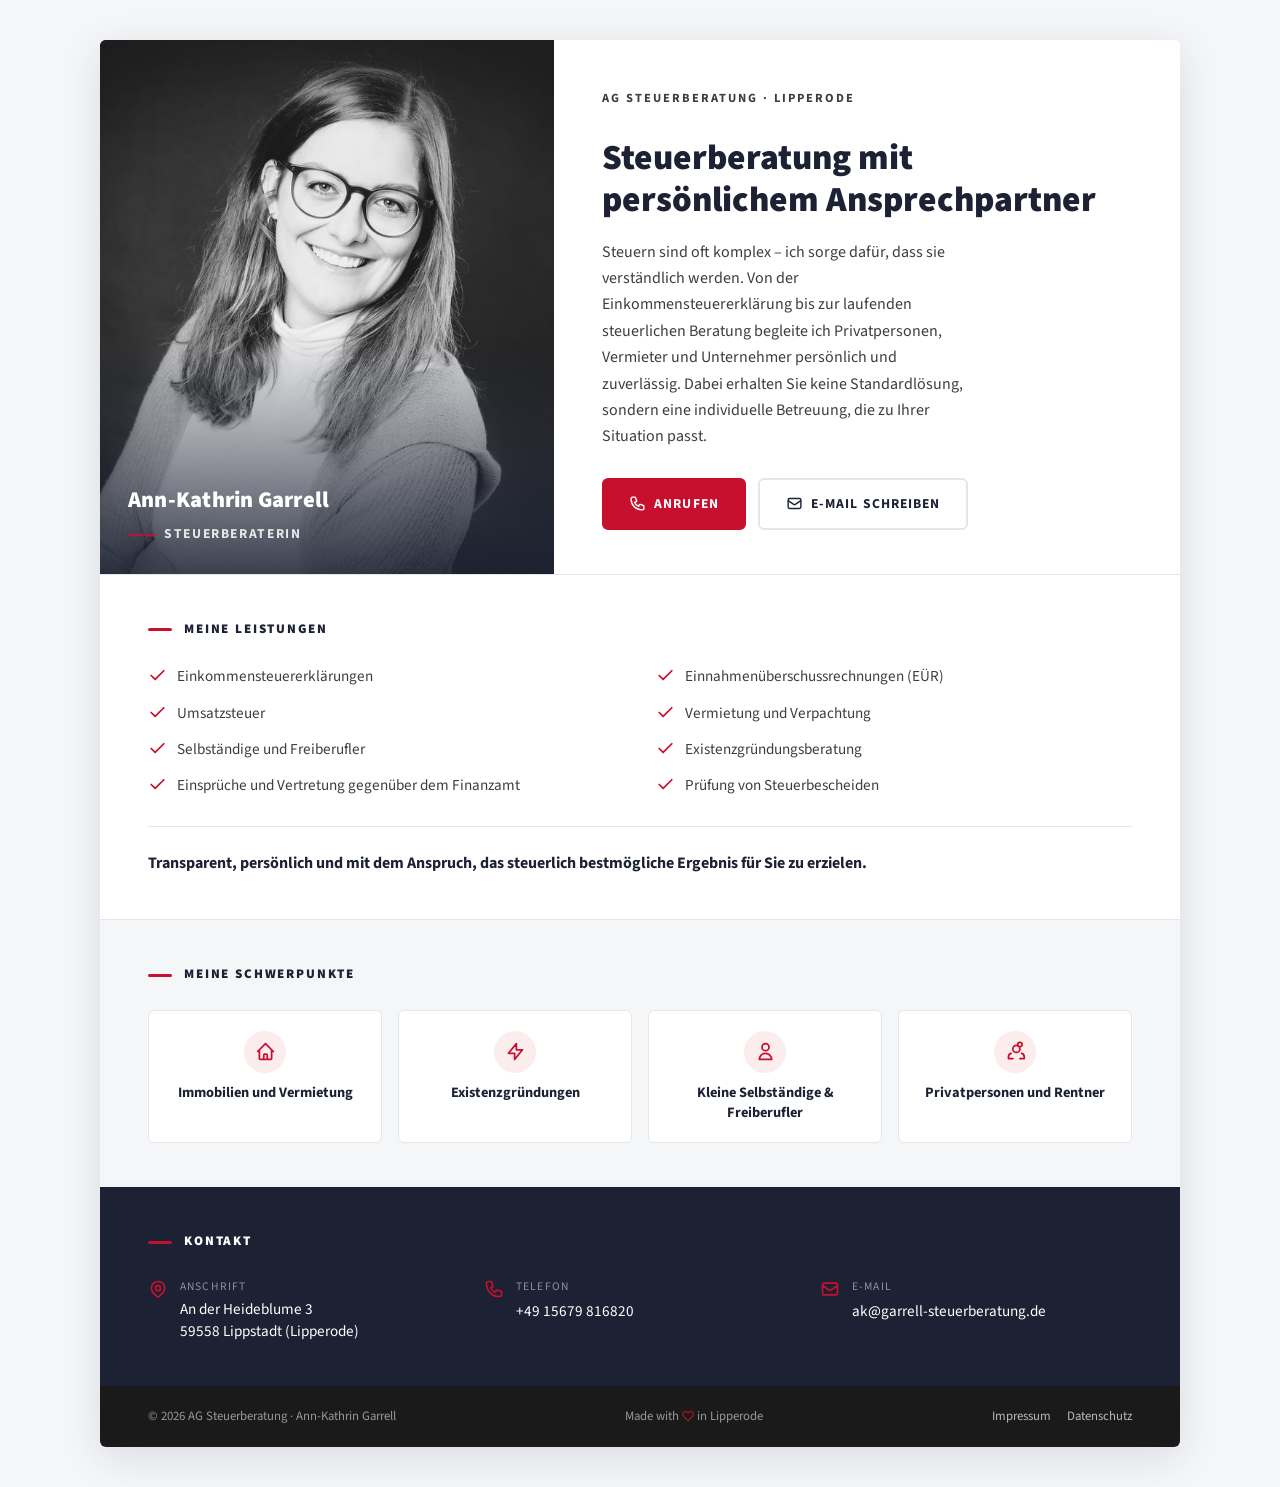
<file: index.html>
<!DOCTYPE html>
<html lang="de">
<head>
  <meta charset="UTF-8" />
  <meta name="viewport" content="width=device-width, initial-scale=1.0" />
  <meta name="description" content="AG Steuerberatung – Ann-Kathrin Garrell, Steuerberaterin in Lipperode. Steuerberatung mit persönlichem Ansprechpartner für Privatpersonen, Vermieter und Unternehmer." />
  <title>AG Steuerberatung – Ann-Kathrin Garrell</title>

  <!-- Open Graph / Link-Vorschau (WhatsApp, Facebook, LinkedIn …) -->
  <meta property="og:type" content="website" />
  <meta property="og:site_name" content="AG Steuerberatung" />
  <meta property="og:locale" content="de_DE" />
  <meta property="og:title" content="AG Steuerberatung – Ann-Kathrin Garrell" />
  <meta property="og:description" content="Steuerberatung mit persönlichem Ansprechpartner – für Privatpersonen, Vermieter und Unternehmer. Steuerberaterin in Lipperode." />
  <meta property="og:url" content="https://www.garrell-steuerberatung.de/" />
  <meta property="og:image" content="https://www.garrell-steuerberatung.de/assets/og-image.jpg" />
  <meta property="og:image:width" content="1200" />
  <meta property="og:image:height" content="630" />
  <meta property="og:image:alt" content="Ann-Kathrin Garrell, Steuerberaterin in Lipperode" />

  <!-- Twitter / X -->
  <meta name="twitter:card" content="summary_large_image" />
  <meta name="twitter:title" content="AG Steuerberatung – Ann-Kathrin Garrell" />
  <meta name="twitter:description" content="Steuerberatung mit persönlichem Ansprechpartner – für Privatpersonen, Vermieter und Unternehmer. Steuerberaterin in Lipperode." />
  <meta name="twitter:image" content="https://www.garrell-steuerberatung.de/assets/og-image.jpg" />

  <link rel="canonical" href="https://www.garrell-steuerberatung.de/" />
  <link rel="stylesheet" href="card.css" />
</head>
<body>

  <a href="#leistungen" class="skip-link">Zum Inhalt springen</a>

  <main class="card">

    <!-- ===== HERO ===== -->
    <section class="hero">
      <div class="hero-photo">
        <img src="assets/ann-kathrin-garrell.jpg" alt="Ann-Kathrin Garrell, Steuerberaterin" width="1100" height="733" />
        <div class="hero-photo-name">
          <div class="name">Ann-Kathrin Garrell</div>
          <div class="role">Steuerberaterin</div>
        </div>
      </div>

      <div class="hero-body">
        <p class="hero-eyebrow">AG Steuerberatung · Lipperode</p>
        <h1>Steuerberatung mit persönlichem Ansprechpartner</h1>
        <p>Steuern sind oft komplex – ich sorge dafür, dass sie verständlich werden. Von der Einkommensteuererklärung bis zur laufenden steuerlichen Beratung begleite ich Privatpersonen, Vermieter und Unternehmer persönlich und zuverlässig. Dabei erhalten Sie keine Standardlösung, sondern eine individuelle Betreuung, die zu Ihrer Situation passt.</p>
        <div class="hero-actions">
          <a href="tel:+4915679816820" class="btn btn-primary">
            <svg aria-hidden="true" viewBox="0 0 24 24"><path d="M3 5a2 2 0 012-2h3.28a1 1 0 01.948.684l1.498 4.493a1 1 0 01-.502 1.21l-2.257 1.13a11.042 11.042 0 005.516 5.516l1.13-2.257a1 1 0 011.21-.502l4.493 1.498a1 1 0 01.684.949V19a2 2 0 01-2 2h-1C9.716 21 3 14.284 3 6V5z"/></svg>
            Anrufen
          </a>
          <a href="mailto:ak@garrell-steuerberatung.de" class="btn btn-outline">
            <svg aria-hidden="true" viewBox="0 0 24 24"><path d="M3 8l7.89 5.26a2 2 0 002.22 0L21 8M5 19h14a2 2 0 002-2V7a2 2 0 00-2-2H5a2 2 0 00-2 2v10a2 2 0 002 2z"/></svg>
            E-Mail schreiben
          </a>
        </div>
      </div>
    </section>

    <!-- ===== LEISTUNGEN ===== -->
    <section class="section" id="leistungen" aria-labelledby="leistungen-title">
      <h2 class="section-title" id="leistungen-title">Meine Leistungen</h2>
      <ul class="leistungen-list">
        <li>
          <svg aria-hidden="true" viewBox="0 0 24 24"><path d="M20 6L9 17l-5-5"/></svg>
          Einkommensteuererklärungen
        </li>
        <li>
          <svg aria-hidden="true" viewBox="0 0 24 24"><path d="M20 6L9 17l-5-5"/></svg>
          Einnahmenüberschussrechnungen (EÜR)
        </li>
        <li>
          <svg aria-hidden="true" viewBox="0 0 24 24"><path d="M20 6L9 17l-5-5"/></svg>
          Umsatzsteuer
        </li>
        <li>
          <svg aria-hidden="true" viewBox="0 0 24 24"><path d="M20 6L9 17l-5-5"/></svg>
          Vermietung und Verpachtung
        </li>
        <li>
          <svg aria-hidden="true" viewBox="0 0 24 24"><path d="M20 6L9 17l-5-5"/></svg>
          Selbständige und Freiberufler
        </li>
        <li>
          <svg aria-hidden="true" viewBox="0 0 24 24"><path d="M20 6L9 17l-5-5"/></svg>
          Existenzgründungsberatung
        </li>
        <li>
          <svg aria-hidden="true" viewBox="0 0 24 24"><path d="M20 6L9 17l-5-5"/></svg>
          Einsprüche und Vertretung gegenüber dem Finanzamt
        </li>
        <li>
          <svg aria-hidden="true" viewBox="0 0 24 24"><path d="M20 6L9 17l-5-5"/></svg>
          Prüfung von Steuerbescheiden
        </li>
      </ul>
      <p class="leistungen-claim">Transparent, persönlich und mit dem Anspruch, das steuerlich bestmögliche Ergebnis für Sie zu erzielen.</p>
    </section>

    <!-- ===== SCHWERPUNKTE ===== -->
    <section class="section schwerpunkte" aria-labelledby="schwerpunkte-title">
      <h2 class="section-title" id="schwerpunkte-title">Meine Schwerpunkte</h2>
      <div class="schwerpunkte-grid">
        <div class="schwerpunkt">
          <div class="schwerpunkt-icon">
            <svg aria-hidden="true" viewBox="0 0 24 24"><path d="M3 12l2-2m0 0l7-7 7 7M5 10v10a1 1 0 001 1h3m10-11l2 2m-2-2v10a1 1 0 01-1 1h-3m-6 0a1 1 0 001-1v-4a1 1 0 011-1h2a1 1 0 011 1v4a1 1 0 001 1m-6 0h6"/></svg>
          </div>
          <span>Immobilien und Vermietung</span>
        </div>
        <div class="schwerpunkt">
          <div class="schwerpunkt-icon">
            <svg aria-hidden="true" viewBox="0 0 24 24"><path d="M13 10V3L4 14h7v7l9-11h-7z"/></svg>
          </div>
          <span>Existenzgründungen</span>
        </div>
        <div class="schwerpunkt">
          <div class="schwerpunkt-icon">
            <svg aria-hidden="true" viewBox="0 0 24 24"><path d="M16 7a4 4 0 11-8 0 4 4 0 018 0zM12 14a7 7 0 00-7 7h14a7 7 0 00-7-7z"/></svg>
          </div>
          <span>Kleine Selbständige &amp; Freiberufler</span>
        </div>
        <div class="schwerpunkt">
          <div class="schwerpunkt-icon">
            <svg aria-hidden="true" viewBox="0 0 24 24"><path d="M17 20h5v-2a4 4 0 00-3-3.87M9 20H4v-2a4 4 0 013-3.87m6-1.13a4 4 0 10-4-4 4 4 0 004 4zm6.5-9a2.5 2.5 0 11-5 0 2.5 2.5 0 015 0z"/></svg>
          </div>
          <span>Privatpersonen und Rentner</span>
        </div>
      </div>
    </section>

    <!-- ===== KONTAKT ===== -->
    <section class="section kontakt" aria-labelledby="kontakt-title">
      <h2 class="section-title" id="kontakt-title">Kontakt</h2>
      <div class="kontakt-grid">
        <div class="kontakt-item">
          <svg aria-hidden="true" viewBox="0 0 24 24"><path d="M17.657 16.657L13.414 20.9a1.998 1.998 0 01-2.827 0l-4.244-4.243a8 8 0 1111.314 0z"/><path d="M15 11a3 3 0 11-6 0 3 3 0 016 0z"/></svg>
          <div>
            <div class="label">Anschrift</div>
            <div class="value">An der Heideblume 3<br />59558 Lippstadt (Lipperode)</div>
          </div>
        </div>
        <div class="kontakt-item">
          <svg aria-hidden="true" viewBox="0 0 24 24"><path d="M3 5a2 2 0 012-2h3.28a1 1 0 01.948.684l1.498 4.493a1 1 0 01-.502 1.21l-2.257 1.13a11.042 11.042 0 005.516 5.516l1.13-2.257a1 1 0 011.21-.502l4.493 1.498a1 1 0 01.684.949V19a2 2 0 01-2 2h-1C9.716 21 3 14.284 3 6V5z"/></svg>
          <div>
            <div class="label">Telefon</div>
            <a href="tel:+4915679816820" class="value">+49 15679 816820</a>
          </div>
        </div>
        <div class="kontakt-item">
          <svg aria-hidden="true" viewBox="0 0 24 24"><path d="M3 8l7.89 5.26a2 2 0 002.22 0L21 8M5 19h14a2 2 0 002-2V7a2 2 0 00-2-2H5a2 2 0 00-2 2v10a2 2 0 002 2z"/></svg>
          <div>
            <div class="label">E-Mail</div>
            <a href="mailto:ak@garrell-steuerberatung.de" class="value">ak@garrell-steuerberatung.de</a>
          </div>
        </div>
      </div>
    </section>

    <!-- ===== FOOTER ===== -->
    <footer class="card-footer">
      <span>&copy; 2026 AG Steuerberatung · Ann-Kathrin Garrell</span>
      <span class="made">Made with <svg class="heart" aria-hidden="true" viewBox="0 0 24 24"><path d="M20.84 4.61a5.5 5.5 0 00-7.78 0L12 5.67l-1.06-1.06a5.5 5.5 0 00-7.78 7.78l1.06 1.06L12 21.23l7.78-7.78 1.06-1.06a5.5 5.5 0 000-7.78z"/></svg> in Lipperode</span>
      <span class="legal">
        <a href="impressum.html" class="link-btn">Impressum</a>
        <a href="datenschutz.html" class="link-btn">Datenschutz</a>
      </span>
    </footer>

  </main>
</body>
</html>
</file>
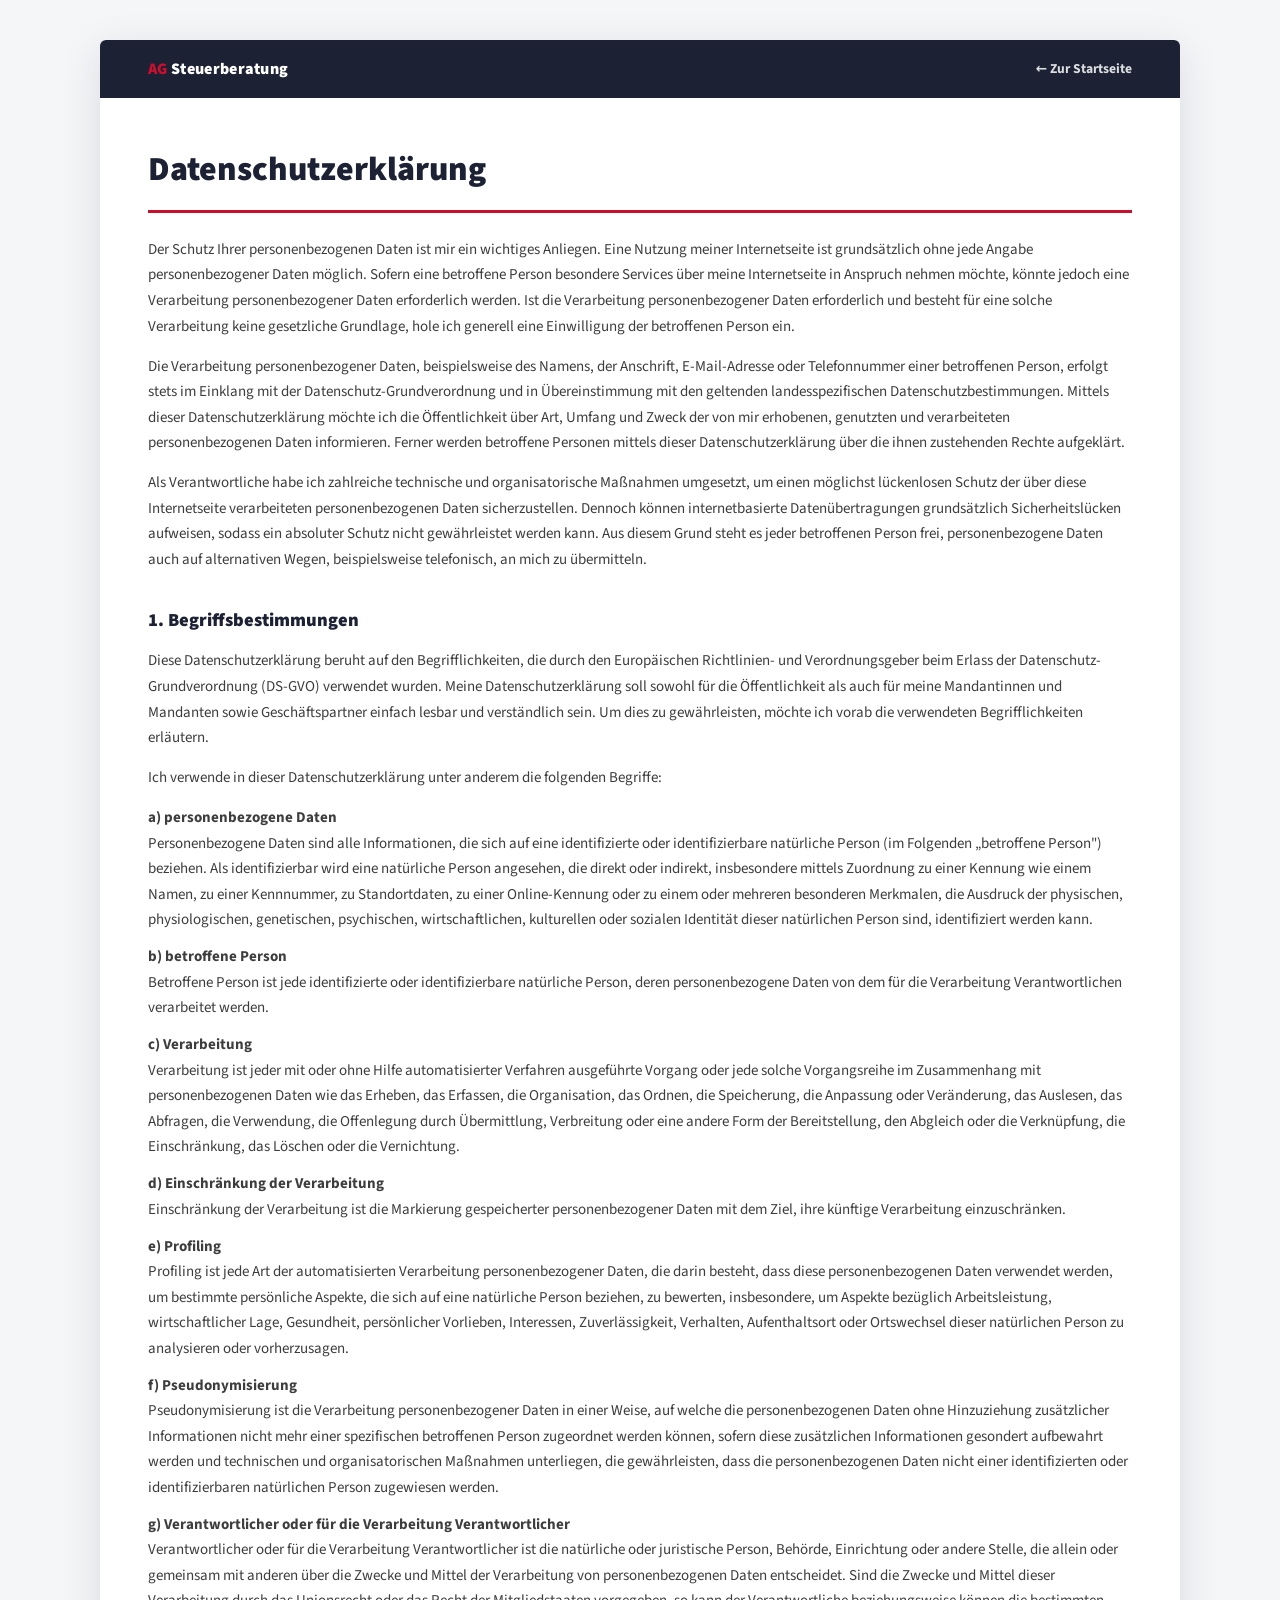
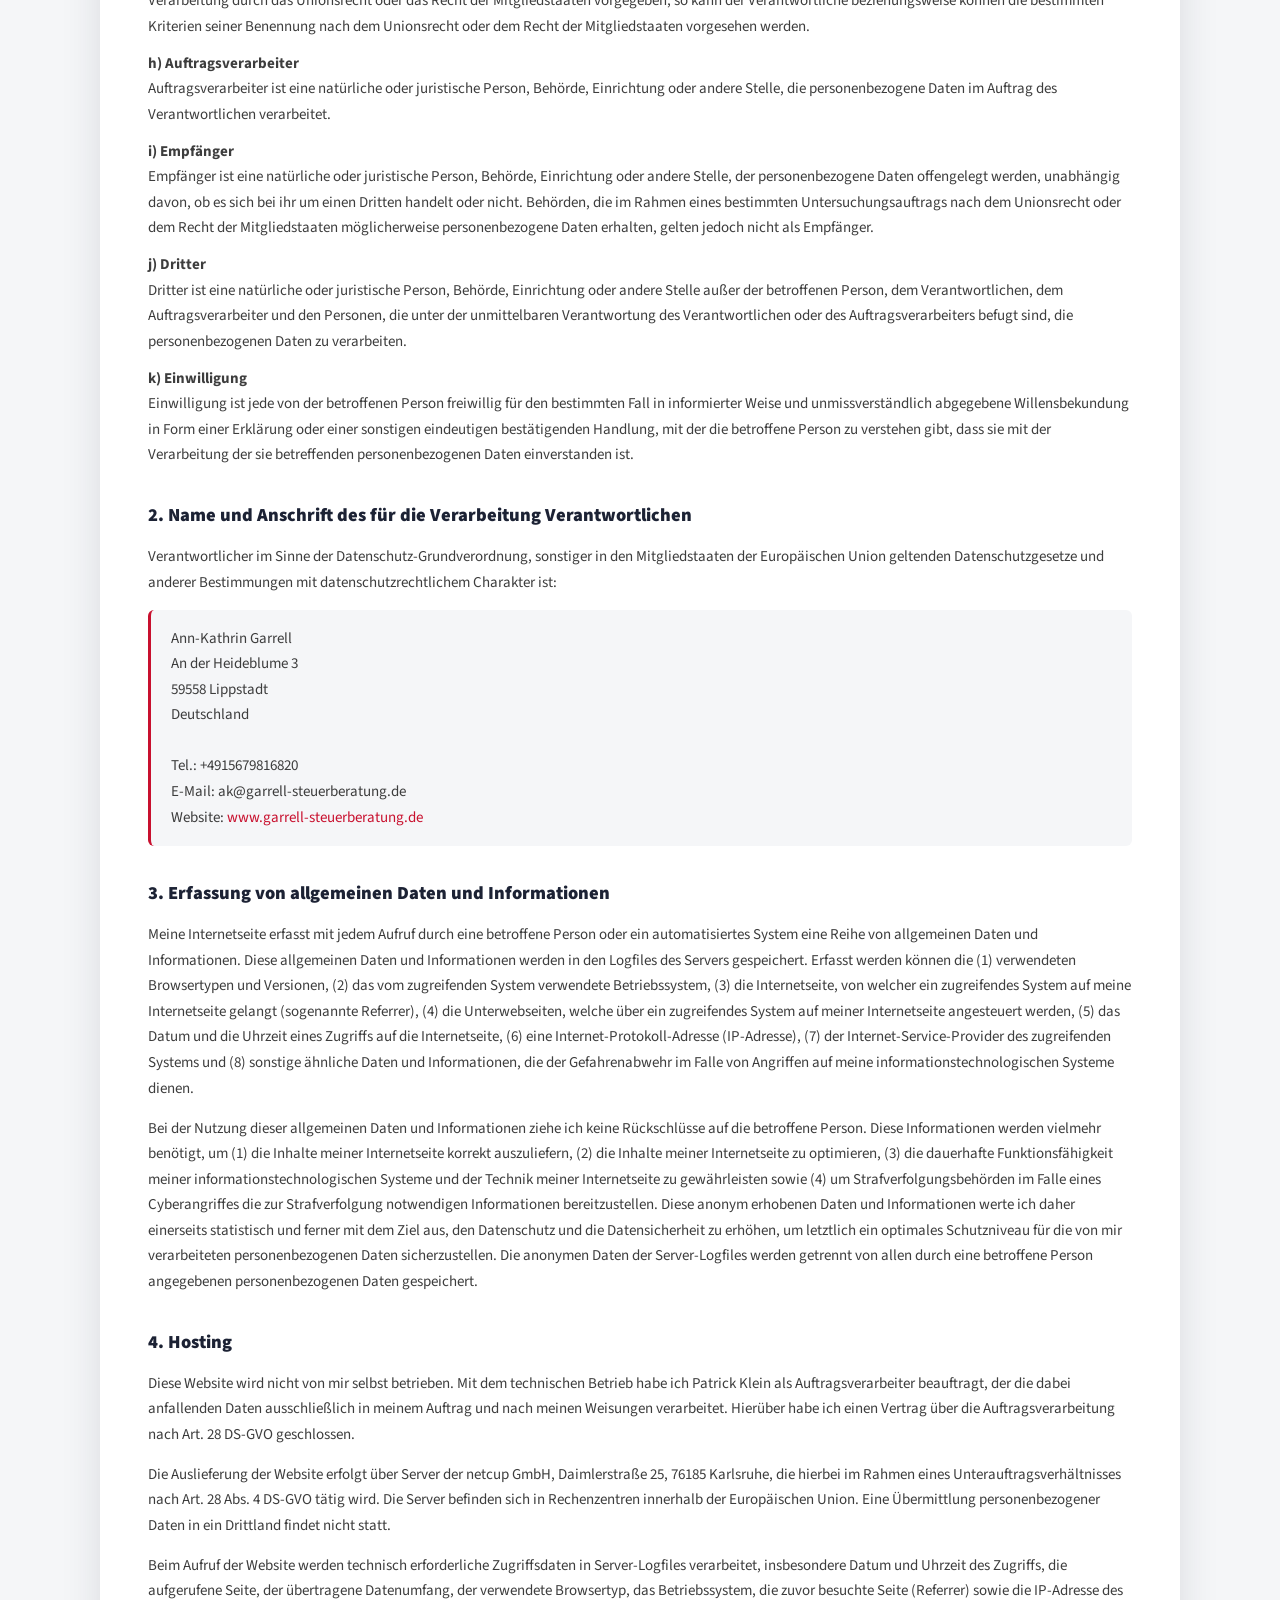
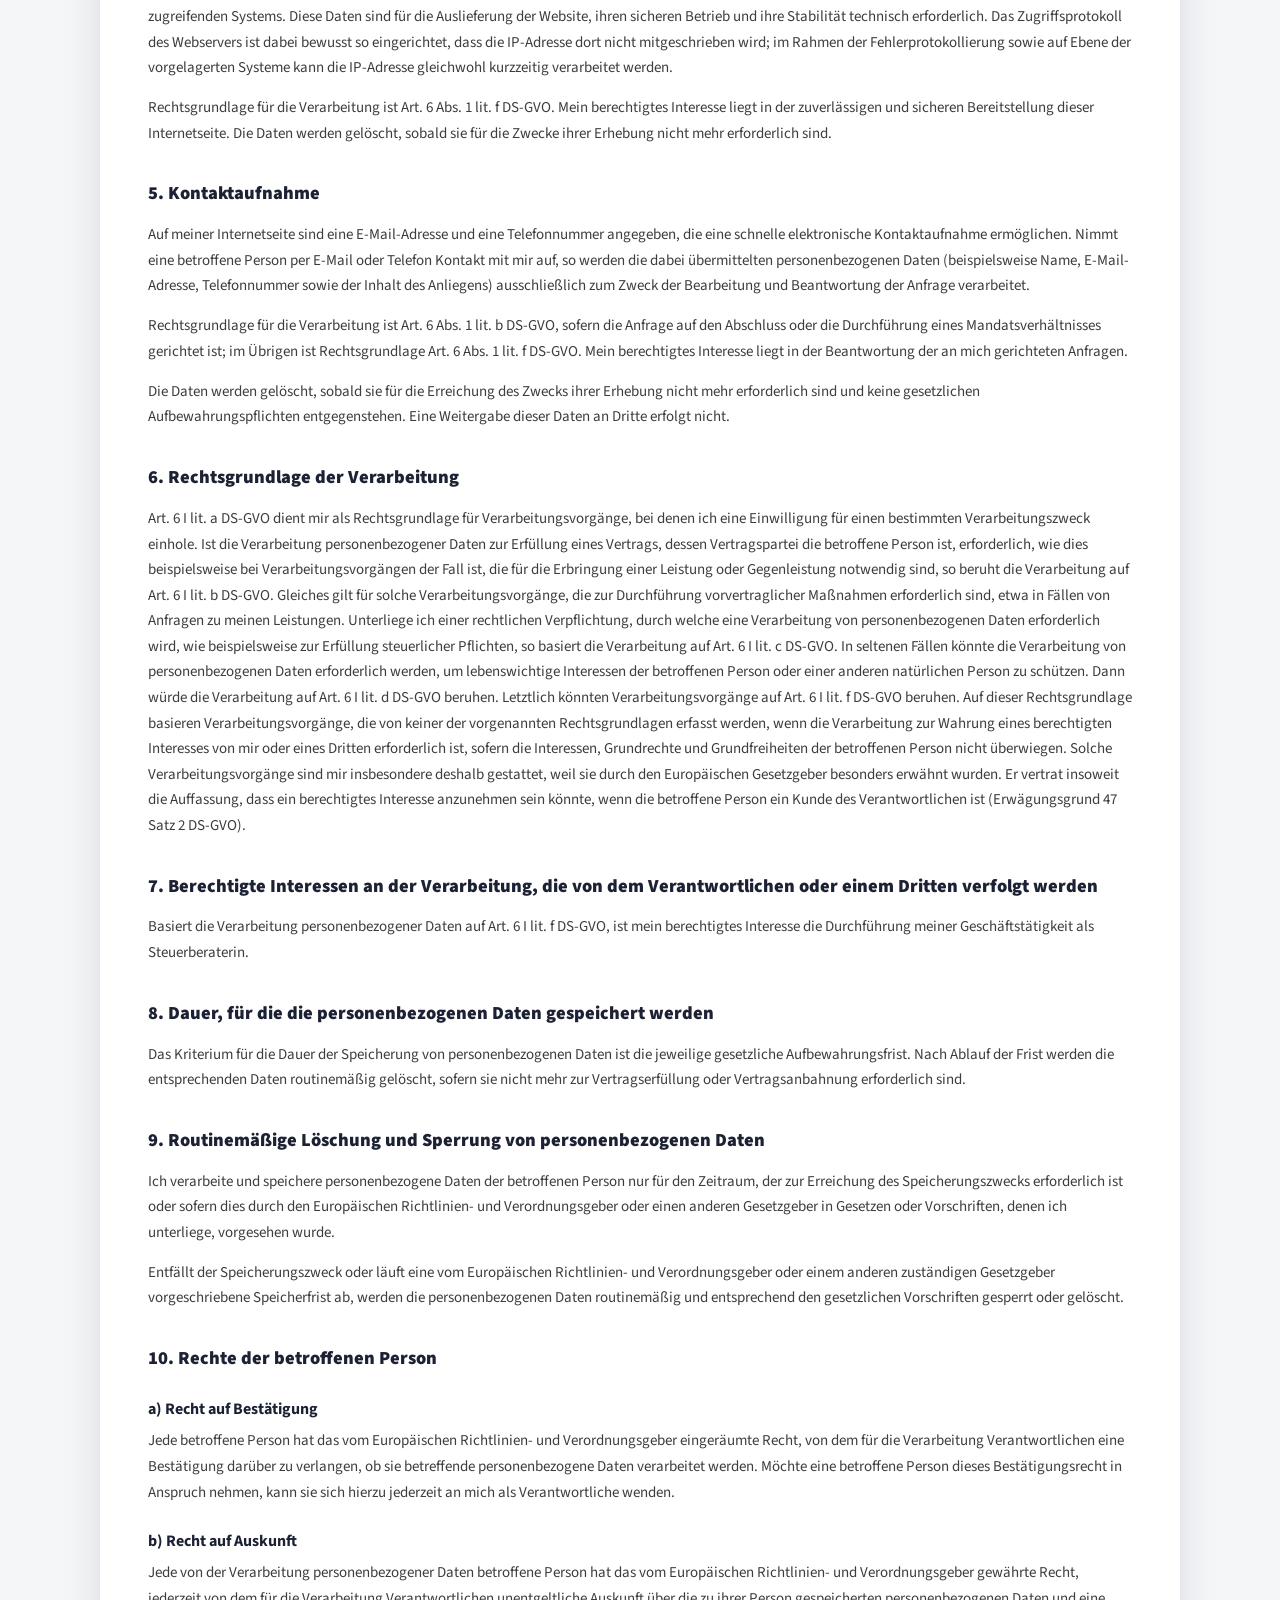
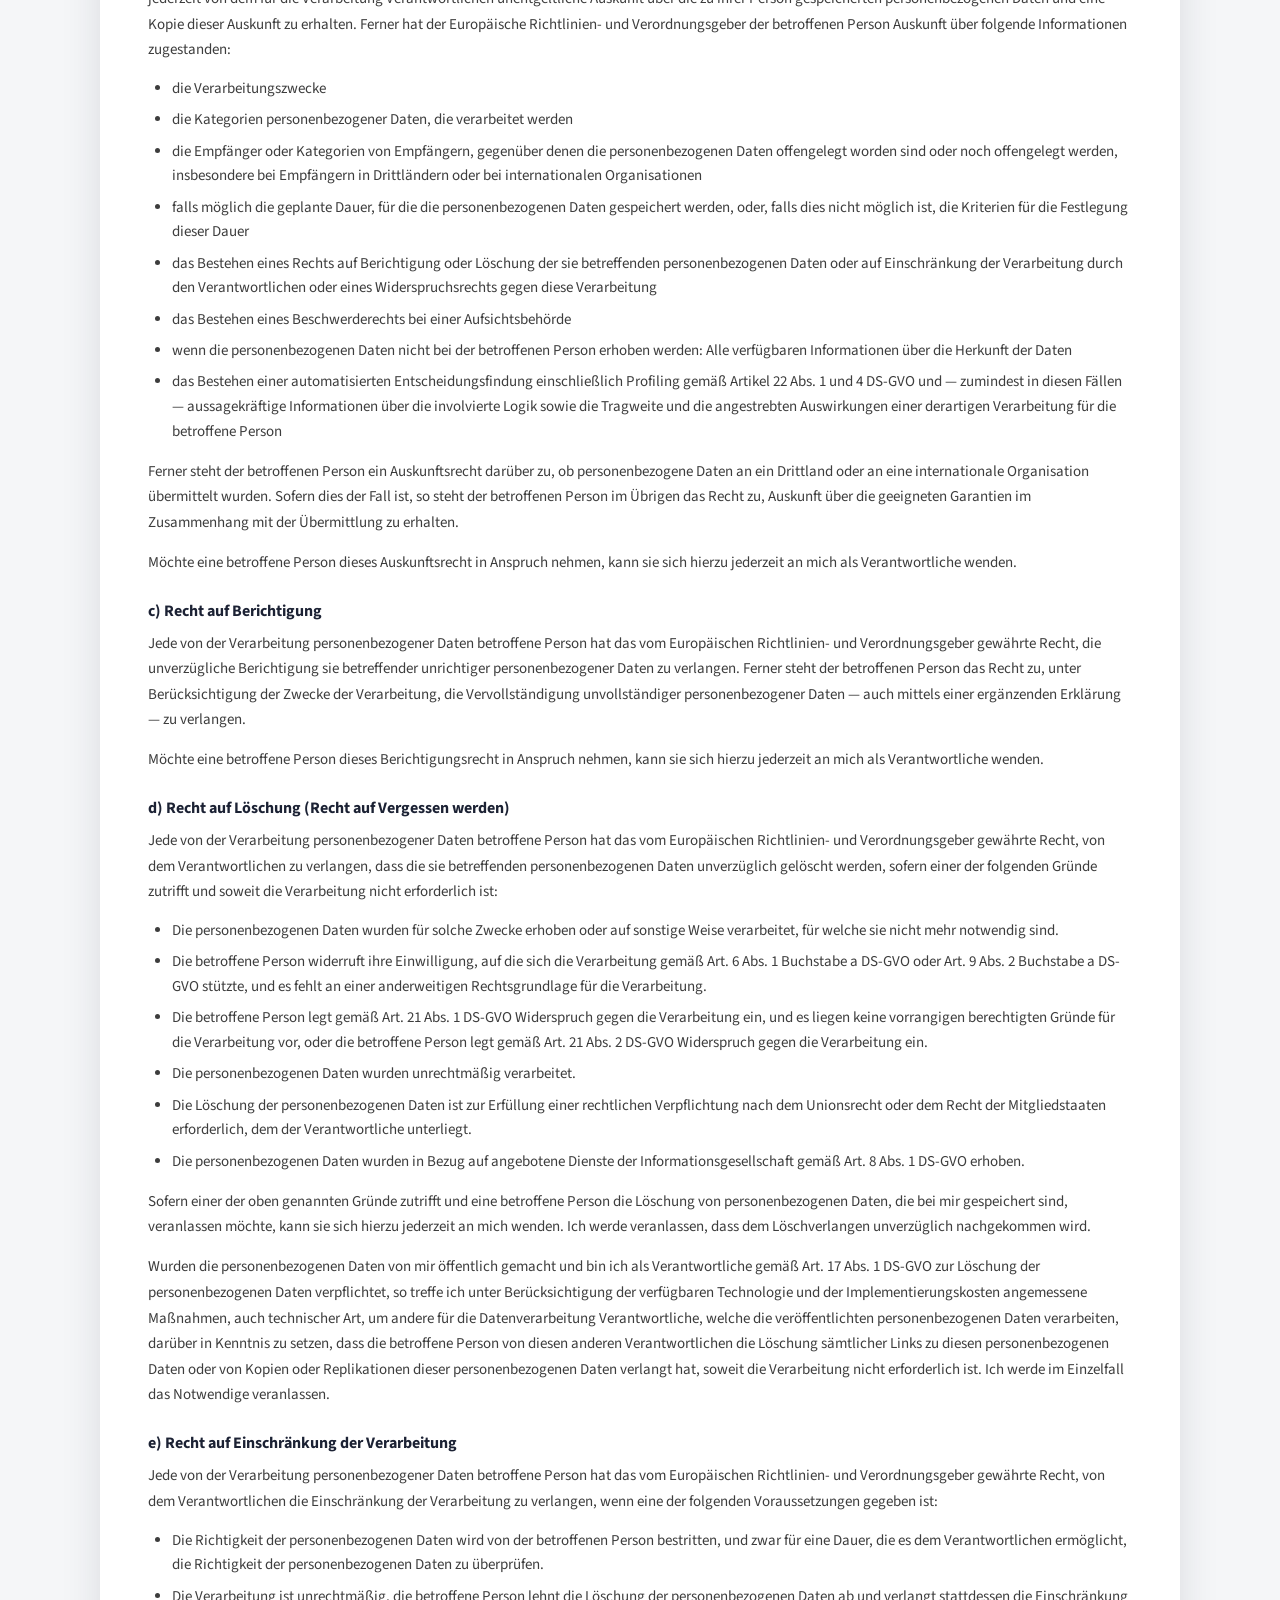
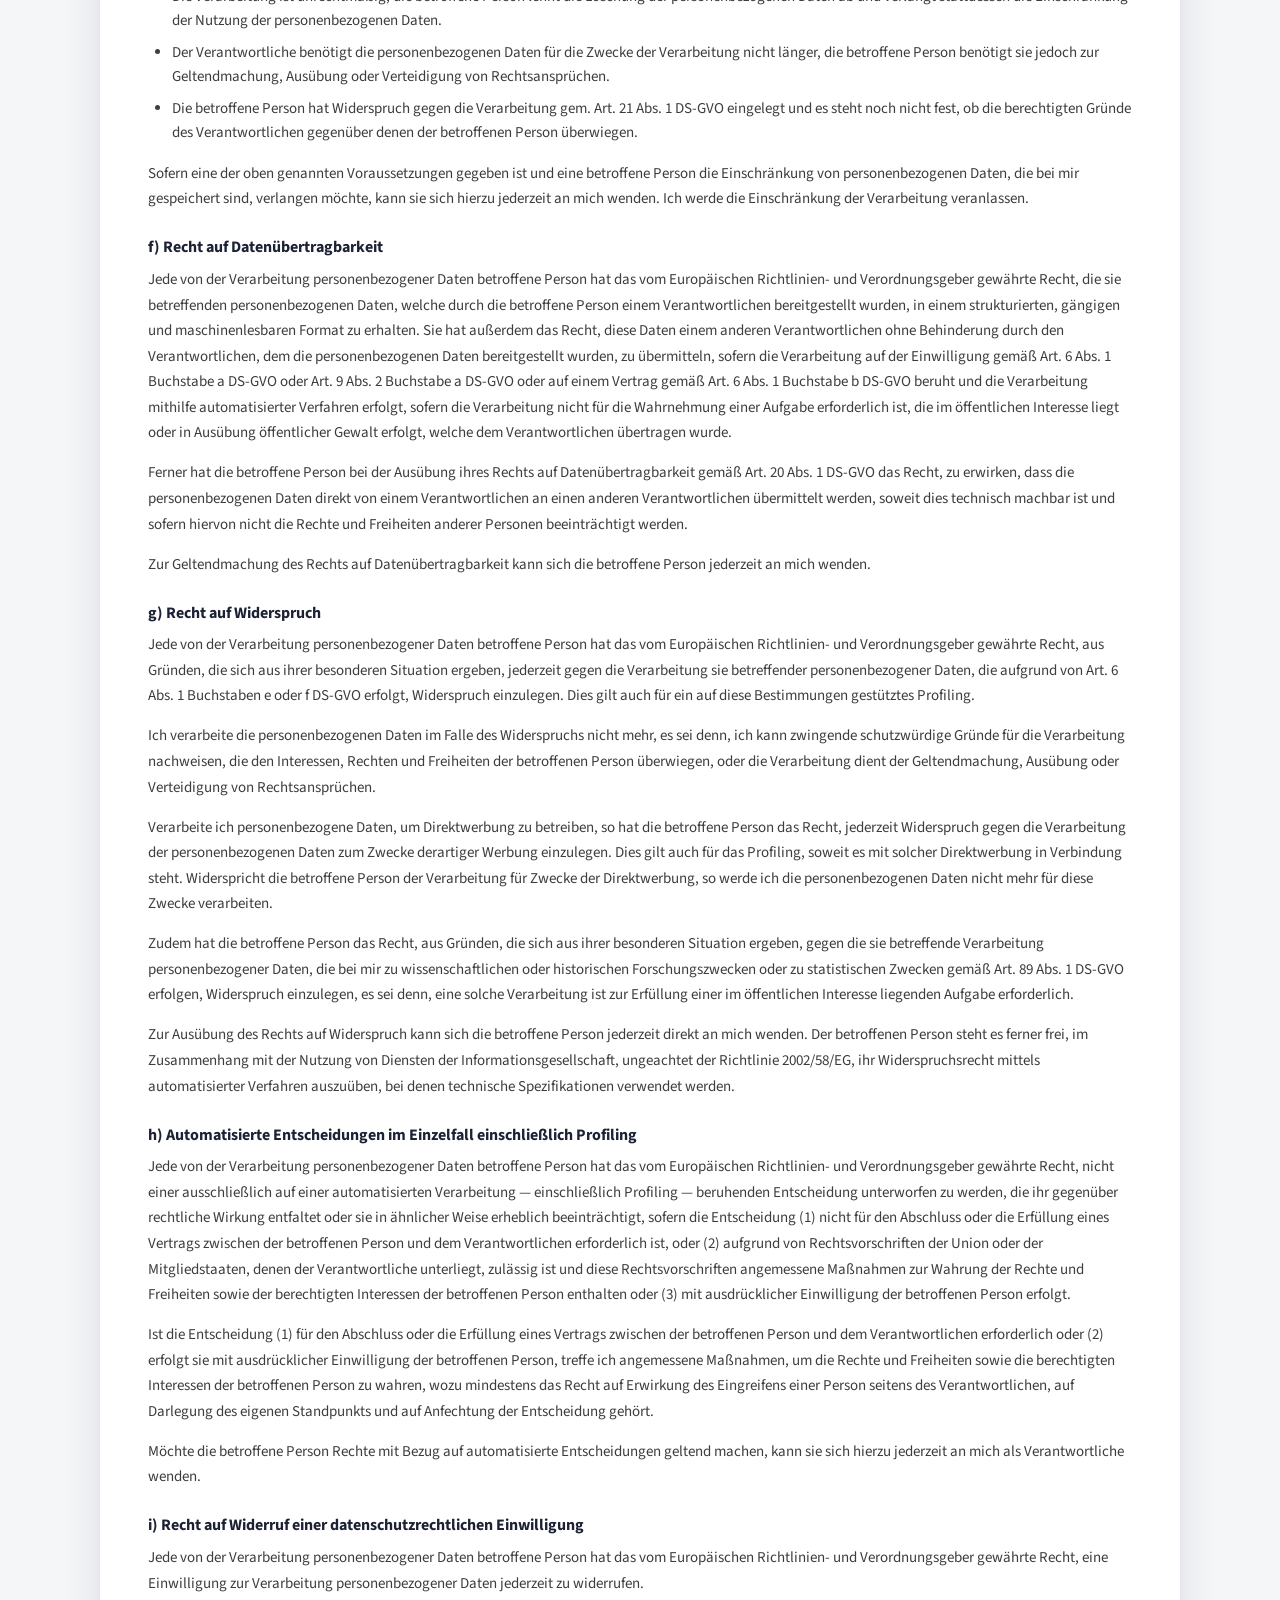
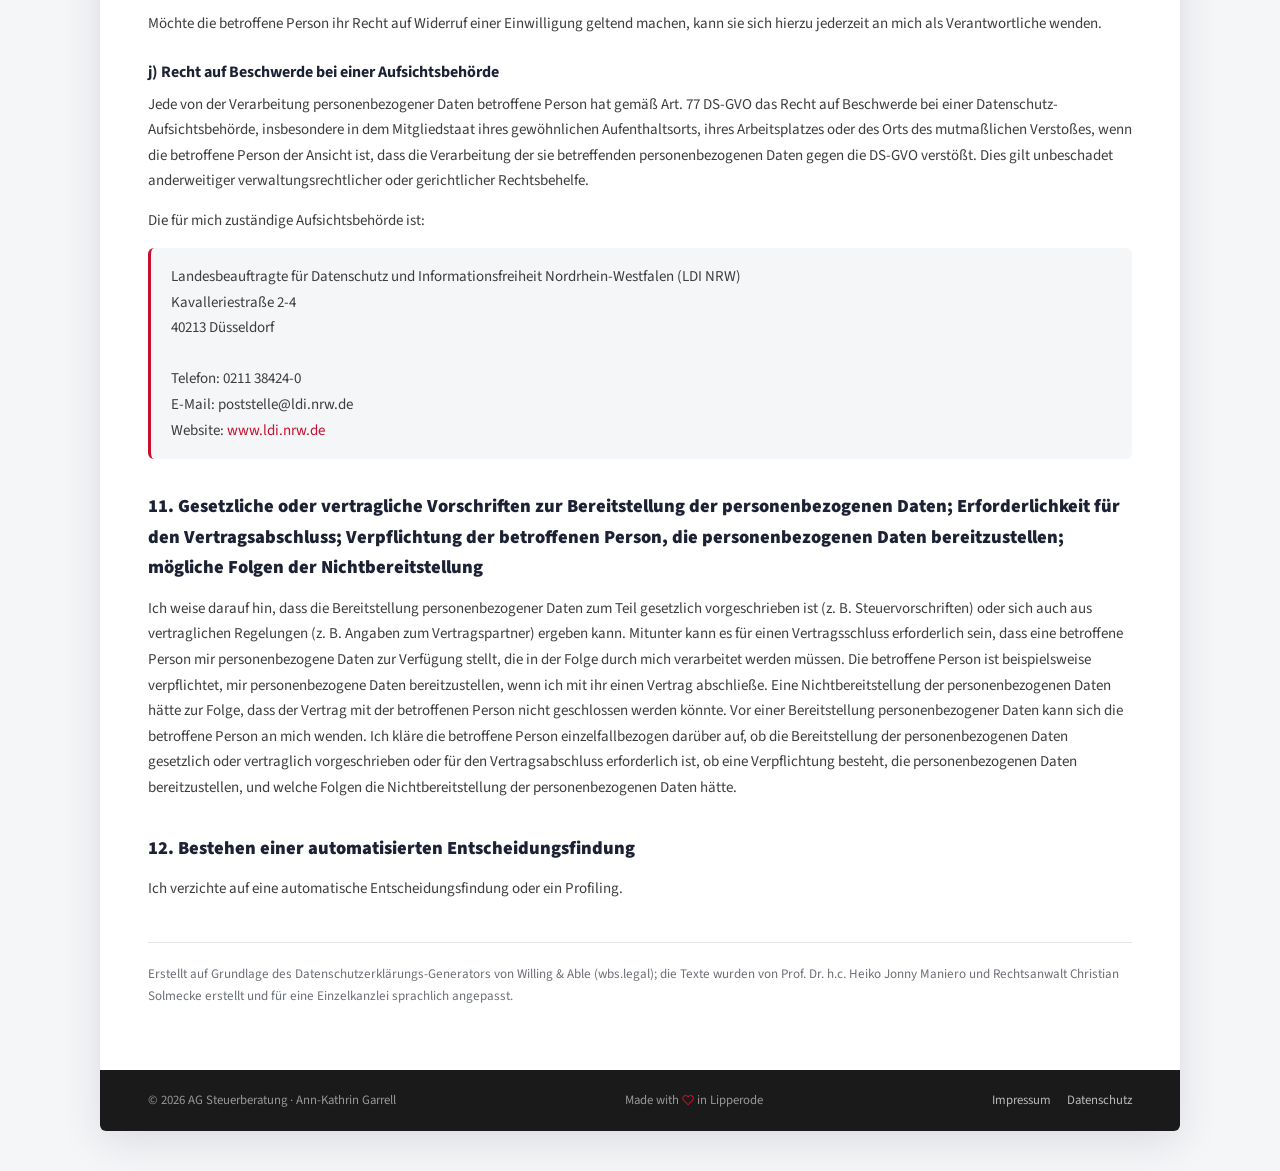
<file: datenschutz.html>
<!DOCTYPE html>
<html lang="de">
<head>
  <meta charset="UTF-8" />
  <meta name="viewport" content="width=device-width, initial-scale=1.0" />
  <meta name="robots" content="noindex" />
  <meta name="description" content="Datenschutzerklärung der Ann-Kathrin Garrell, Steuerberaterin." />
  <title>Datenschutzerklärung – AG Steuerberatung</title>
  <link rel="stylesheet" href="card.css" />
</head>
<body>

  <div class="card">

  <div class="legal-topbar">
    <div class="legal-topbar-inner">
      <span class="brand"><span>AG</span> Steuerberatung</span>
      <a href="index.html" class="back">&larr; Zur Startseite</a>
    </div>
  </div>

  <main class="legal-page">
    <h1>Datenschutzerklärung</h1>

    <p>Der Schutz Ihrer personenbezogenen Daten ist mir ein wichtiges Anliegen. Eine Nutzung meiner Internetseite ist grundsätzlich ohne jede Angabe personenbezogener Daten möglich. Sofern eine betroffene Person besondere Services über meine Internetseite in Anspruch nehmen möchte, könnte jedoch eine Verarbeitung personenbezogener Daten erforderlich werden. Ist die Verarbeitung personenbezogener Daten erforderlich und besteht für eine solche Verarbeitung keine gesetzliche Grundlage, hole ich generell eine Einwilligung der betroffenen Person ein.</p>

    <p>Die Verarbeitung personenbezogener Daten, beispielsweise des Namens, der Anschrift, E-Mail-Adresse oder Telefonnummer einer betroffenen Person, erfolgt stets im Einklang mit der Datenschutz-Grundverordnung und in Übereinstimmung mit den geltenden landesspezifischen Datenschutzbestimmungen. Mittels dieser Datenschutzerklärung möchte ich die Öffentlichkeit über Art, Umfang und Zweck der von mir erhobenen, genutzten und verarbeiteten personenbezogenen Daten informieren. Ferner werden betroffene Personen mittels dieser Datenschutzerklärung über die ihnen zustehenden Rechte aufgeklärt.</p>

    <p>Als Verantwortliche habe ich zahlreiche technische und organisatorische Maßnahmen umgesetzt, um einen möglichst lückenlosen Schutz der über diese Internetseite verarbeiteten personenbezogenen Daten sicherzustellen. Dennoch können internetbasierte Datenübertragungen grundsätzlich Sicherheitslücken aufweisen, sodass ein absoluter Schutz nicht gewährleistet werden kann. Aus diesem Grund steht es jeder betroffenen Person frei, personenbezogene Daten auch auf alternativen Wegen, beispielsweise telefonisch, an mich zu übermitteln.</p>

    <h2>1. Begriffsbestimmungen</h2>
    <p>Diese Datenschutzerklärung beruht auf den Begrifflichkeiten, die durch den Europäischen Richtlinien- und Verordnungsgeber beim Erlass der Datenschutz-Grundverordnung (DS-GVO) verwendet wurden. Meine Datenschutzerklärung soll sowohl für die Öffentlichkeit als auch für meine Mandantinnen und Mandanten sowie Geschäftspartner einfach lesbar und verständlich sein. Um dies zu gewährleisten, möchte ich vorab die verwendeten Begrifflichkeiten erläutern.</p>
    <p>Ich verwende in dieser Datenschutzerklärung unter anderem die folgenden Begriffe:</p>

    <div class="def">
      <p><strong>a) personenbezogene Daten</strong><br />Personenbezogene Daten sind alle Informationen, die sich auf eine identifizierte oder identifizierbare natürliche Person (im Folgenden „betroffene Person") beziehen. Als identifizierbar wird eine natürliche Person angesehen, die direkt oder indirekt, insbesondere mittels Zuordnung zu einer Kennung wie einem Namen, zu einer Kennnummer, zu Standortdaten, zu einer Online-Kennung oder zu einem oder mehreren besonderen Merkmalen, die Ausdruck der physischen, physiologischen, genetischen, psychischen, wirtschaftlichen, kulturellen oder sozialen Identität dieser natürlichen Person sind, identifiziert werden kann.</p>

      <p><strong>b) betroffene Person</strong><br />Betroffene Person ist jede identifizierte oder identifizierbare natürliche Person, deren personenbezogene Daten von dem für die Verarbeitung Verantwortlichen verarbeitet werden.</p>

      <p><strong>c) Verarbeitung</strong><br />Verarbeitung ist jeder mit oder ohne Hilfe automatisierter Verfahren ausgeführte Vorgang oder jede solche Vorgangsreihe im Zusammenhang mit personenbezogenen Daten wie das Erheben, das Erfassen, die Organisation, das Ordnen, die Speicherung, die Anpassung oder Veränderung, das Auslesen, das Abfragen, die Verwendung, die Offenlegung durch Übermittlung, Verbreitung oder eine andere Form der Bereitstellung, den Abgleich oder die Verknüpfung, die Einschränkung, das Löschen oder die Vernichtung.</p>

      <p><strong>d) Einschränkung der Verarbeitung</strong><br />Einschränkung der Verarbeitung ist die Markierung gespeicherter personenbezogener Daten mit dem Ziel, ihre künftige Verarbeitung einzuschränken.</p>

      <p><strong>e) Profiling</strong><br />Profiling ist jede Art der automatisierten Verarbeitung personenbezogener Daten, die darin besteht, dass diese personenbezogenen Daten verwendet werden, um bestimmte persönliche Aspekte, die sich auf eine natürliche Person beziehen, zu bewerten, insbesondere, um Aspekte bezüglich Arbeitsleistung, wirtschaftlicher Lage, Gesundheit, persönlicher Vorlieben, Interessen, Zuverlässigkeit, Verhalten, Aufenthaltsort oder Ortswechsel dieser natürlichen Person zu analysieren oder vorherzusagen.</p>

      <p><strong>f) Pseudonymisierung</strong><br />Pseudonymisierung ist die Verarbeitung personenbezogener Daten in einer Weise, auf welche die personenbezogenen Daten ohne Hinzuziehung zusätzlicher Informationen nicht mehr einer spezifischen betroffenen Person zugeordnet werden können, sofern diese zusätzlichen Informationen gesondert aufbewahrt werden und technischen und organisatorischen Maßnahmen unterliegen, die gewährleisten, dass die personenbezogenen Daten nicht einer identifizierten oder identifizierbaren natürlichen Person zugewiesen werden.</p>

      <p><strong>g) Verantwortlicher oder für die Verarbeitung Verantwortlicher</strong><br />Verantwortlicher oder für die Verarbeitung Verantwortlicher ist die natürliche oder juristische Person, Behörde, Einrichtung oder andere Stelle, die allein oder gemeinsam mit anderen über die Zwecke und Mittel der Verarbeitung von personenbezogenen Daten entscheidet. Sind die Zwecke und Mittel dieser Verarbeitung durch das Unionsrecht oder das Recht der Mitgliedstaaten vorgegeben, so kann der Verantwortliche beziehungsweise können die bestimmten Kriterien seiner Benennung nach dem Unionsrecht oder dem Recht der Mitgliedstaaten vorgesehen werden.</p>

      <p><strong>h) Auftragsverarbeiter</strong><br />Auftragsverarbeiter ist eine natürliche oder juristische Person, Behörde, Einrichtung oder andere Stelle, die personenbezogene Daten im Auftrag des Verantwortlichen verarbeitet.</p>

      <p><strong>i) Empfänger</strong><br />Empfänger ist eine natürliche oder juristische Person, Behörde, Einrichtung oder andere Stelle, der personenbezogene Daten offengelegt werden, unabhängig davon, ob es sich bei ihr um einen Dritten handelt oder nicht. Behörden, die im Rahmen eines bestimmten Untersuchungsauftrags nach dem Unionsrecht oder dem Recht der Mitgliedstaaten möglicherweise personenbezogene Daten erhalten, gelten jedoch nicht als Empfänger.</p>

      <p><strong>j) Dritter</strong><br />Dritter ist eine natürliche oder juristische Person, Behörde, Einrichtung oder andere Stelle außer der betroffenen Person, dem Verantwortlichen, dem Auftragsverarbeiter und den Personen, die unter der unmittelbaren Verantwortung des Verantwortlichen oder des Auftragsverarbeiters befugt sind, die personenbezogenen Daten zu verarbeiten.</p>

      <p><strong>k) Einwilligung</strong><br />Einwilligung ist jede von der betroffenen Person freiwillig für den bestimmten Fall in informierter Weise und unmissverständlich abgegebene Willensbekundung in Form einer Erklärung oder einer sonstigen eindeutigen bestätigenden Handlung, mit der die betroffene Person zu verstehen gibt, dass sie mit der Verarbeitung der sie betreffenden personenbezogenen Daten einverstanden ist.</p>
    </div>

    <h2>2. Name und Anschrift des für die Verarbeitung Verantwortlichen</h2>
    <p>Verantwortlicher im Sinne der Datenschutz-Grundverordnung, sonstiger in den Mitgliedstaaten der Europäischen Union geltenden Datenschutzgesetze und anderer Bestimmungen mit datenschutzrechtlichem Charakter ist:</p>
    <div class="address">
      <p>Ann-Kathrin Garrell<br />
      An der Heideblume 3<br />
      59558 Lippstadt<br />
      Deutschland<br /><br />
      Tel.: +4915679816820<br />
      E-Mail: ak@garrell-steuerberatung.de<br />
      Website: <a href="https://www.garrell-steuerberatung.de" target="_blank" rel="noopener">www.garrell-steuerberatung.de</a></p>
    </div>

    <h2>3. Erfassung von allgemeinen Daten und Informationen</h2>
    <p>Meine Internetseite erfasst mit jedem Aufruf durch eine betroffene Person oder ein automatisiertes System eine Reihe von allgemeinen Daten und Informationen. Diese allgemeinen Daten und Informationen werden in den Logfiles des Servers gespeichert. Erfasst werden können die (1) verwendeten Browsertypen und Versionen, (2) das vom zugreifenden System verwendete Betriebssystem, (3) die Internetseite, von welcher ein zugreifendes System auf meine Internetseite gelangt (sogenannte Referrer), (4) die Unterwebseiten, welche über ein zugreifendes System auf meiner Internetseite angesteuert werden, (5) das Datum und die Uhrzeit eines Zugriffs auf die Internetseite, (6) eine Internet-Protokoll-Adresse (IP-Adresse), (7) der Internet-Service-Provider des zugreifenden Systems und (8) sonstige ähnliche Daten und Informationen, die der Gefahrenabwehr im Falle von Angriffen auf meine informationstechnologischen Systeme dienen.</p>
    <p>Bei der Nutzung dieser allgemeinen Daten und Informationen ziehe ich keine Rückschlüsse auf die betroffene Person. Diese Informationen werden vielmehr benötigt, um (1) die Inhalte meiner Internetseite korrekt auszuliefern, (2) die Inhalte meiner Internetseite zu optimieren, (3) die dauerhafte Funktionsfähigkeit meiner informationstechnologischen Systeme und der Technik meiner Internetseite zu gewährleisten sowie (4) um Strafverfolgungsbehörden im Falle eines Cyberangriffes die zur Strafverfolgung notwendigen Informationen bereitzustellen. Diese anonym erhobenen Daten und Informationen werte ich daher einerseits statistisch und ferner mit dem Ziel aus, den Datenschutz und die Datensicherheit zu erhöhen, um letztlich ein optimales Schutzniveau für die von mir verarbeiteten personenbezogenen Daten sicherzustellen. Die anonymen Daten der Server-Logfiles werden getrennt von allen durch eine betroffene Person angegebenen personenbezogenen Daten gespeichert.</p>

    <h2>4. Hosting</h2>
    <p>Diese Website wird nicht von mir selbst betrieben. Mit dem technischen Betrieb habe ich Patrick Klein als Auftragsverarbeiter beauftragt, der die dabei anfallenden Daten ausschließlich in meinem Auftrag und nach meinen Weisungen verarbeitet. Hierüber habe ich einen Vertrag über die Auftragsverarbeitung nach Art. 28 DS-GVO geschlossen.</p>
    <p>Die Auslieferung der Website erfolgt über Server der netcup GmbH, Daimlerstraße 25, 76185 Karlsruhe, die hierbei im Rahmen eines Unterauftragsverhältnisses nach Art. 28 Abs. 4 DS-GVO tätig wird. Die Server befinden sich in Rechenzentren innerhalb der Europäischen Union. Eine Übermittlung personenbezogener Daten in ein Drittland findet nicht statt.</p>
    <p>Beim Aufruf der Website werden technisch erforderliche Zugriffsdaten in Server-Logfiles verarbeitet, insbesondere Datum und Uhrzeit des Zugriffs, die aufgerufene Seite, der übertragene Datenumfang, der verwendete Browsertyp, das Betriebssystem, die zuvor besuchte Seite (Referrer) sowie die IP-Adresse des zugreifenden Systems. Diese Daten sind für die Auslieferung der Website, ihren sicheren Betrieb und ihre Stabilität technisch erforderlich. Das Zugriffsprotokoll des Webservers ist dabei bewusst so eingerichtet, dass die IP-Adresse dort nicht mitgeschrieben wird; im Rahmen der Fehlerprotokollierung sowie auf Ebene der vorgelagerten Systeme kann die IP-Adresse gleichwohl kurzzeitig verarbeitet werden.</p>
    <p>Rechtsgrundlage für die Verarbeitung ist Art. 6 Abs. 1 lit. f DS-GVO. Mein berechtigtes Interesse liegt in der zuverlässigen und sicheren Bereitstellung dieser Internetseite. Die Daten werden gelöscht, sobald sie für die Zwecke ihrer Erhebung nicht mehr erforderlich sind.</p>

    <h2>5. Kontaktaufnahme</h2>
    <p>Auf meiner Internetseite sind eine E-Mail-Adresse und eine Telefonnummer angegeben, die eine schnelle elektronische Kontaktaufnahme ermöglichen. Nimmt eine betroffene Person per E-Mail oder Telefon Kontakt mit mir auf, so werden die dabei übermittelten personenbezogenen Daten (beispielsweise Name, E-Mail-Adresse, Telefonnummer sowie der Inhalt des Anliegens) ausschließlich zum Zweck der Bearbeitung und Beantwortung der Anfrage verarbeitet.</p>
    <p>Rechtsgrundlage für die Verarbeitung ist Art. 6 Abs. 1 lit. b DS-GVO, sofern die Anfrage auf den Abschluss oder die Durchführung eines Mandatsverhältnisses gerichtet ist; im Übrigen ist Rechtsgrundlage Art. 6 Abs. 1 lit. f DS-GVO. Mein berechtigtes Interesse liegt in der Beantwortung der an mich gerichteten Anfragen.</p>
    <p>Die Daten werden gelöscht, sobald sie für die Erreichung des Zwecks ihrer Erhebung nicht mehr erforderlich sind und keine gesetzlichen Aufbewahrungspflichten entgegenstehen. Eine Weitergabe dieser Daten an Dritte erfolgt nicht.</p>

    <h2>6. Rechtsgrundlage der Verarbeitung</h2>
    <p>Art. 6 I lit. a DS-GVO dient mir als Rechtsgrundlage für Verarbeitungsvorgänge, bei denen ich eine Einwilligung für einen bestimmten Verarbeitungszweck einhole. Ist die Verarbeitung personenbezogener Daten zur Erfüllung eines Vertrags, dessen Vertragspartei die betroffene Person ist, erforderlich, wie dies beispielsweise bei Verarbeitungsvorgängen der Fall ist, die für die Erbringung einer Leistung oder Gegenleistung notwendig sind, so beruht die Verarbeitung auf Art. 6 I lit. b DS-GVO. Gleiches gilt für solche Verarbeitungsvorgänge, die zur Durchführung vorvertraglicher Maßnahmen erforderlich sind, etwa in Fällen von Anfragen zu meinen Leistungen. Unterliege ich einer rechtlichen Verpflichtung, durch welche eine Verarbeitung von personenbezogenen Daten erforderlich wird, wie beispielsweise zur Erfüllung steuerlicher Pflichten, so basiert die Verarbeitung auf Art. 6 I lit. c DS-GVO. In seltenen Fällen könnte die Verarbeitung von personenbezogenen Daten erforderlich werden, um lebenswichtige Interessen der betroffenen Person oder einer anderen natürlichen Person zu schützen. Dann würde die Verarbeitung auf Art. 6 I lit. d DS-GVO beruhen. Letztlich könnten Verarbeitungsvorgänge auf Art. 6 I lit. f DS-GVO beruhen. Auf dieser Rechtsgrundlage basieren Verarbeitungsvorgänge, die von keiner der vorgenannten Rechtsgrundlagen erfasst werden, wenn die Verarbeitung zur Wahrung eines berechtigten Interesses von mir oder eines Dritten erforderlich ist, sofern die Interessen, Grundrechte und Grundfreiheiten der betroffenen Person nicht überwiegen. Solche Verarbeitungsvorgänge sind mir insbesondere deshalb gestattet, weil sie durch den Europäischen Gesetzgeber besonders erwähnt wurden. Er vertrat insoweit die Auffassung, dass ein berechtigtes Interesse anzunehmen sein könnte, wenn die betroffene Person ein Kunde des Verantwortlichen ist (Erwägungsgrund 47 Satz 2 DS-GVO).</p>

    <h2>7. Berechtigte Interessen an der Verarbeitung, die von dem Verantwortlichen oder einem Dritten verfolgt werden</h2>
    <p>Basiert die Verarbeitung personenbezogener Daten auf Art. 6 I lit. f DS-GVO, ist mein berechtigtes Interesse die Durchführung meiner Geschäftstätigkeit als Steuerberaterin.</p>

    <h2>8. Dauer, für die die personenbezogenen Daten gespeichert werden</h2>
    <p>Das Kriterium für die Dauer der Speicherung von personenbezogenen Daten ist die jeweilige gesetzliche Aufbewahrungsfrist. Nach Ablauf der Frist werden die entsprechenden Daten routinemäßig gelöscht, sofern sie nicht mehr zur Vertragserfüllung oder Vertragsanbahnung erforderlich sind.</p>

    <h2>9. Routinemäßige Löschung und Sperrung von personenbezogenen Daten</h2>
    <p>Ich verarbeite und speichere personenbezogene Daten der betroffenen Person nur für den Zeitraum, der zur Erreichung des Speicherungszwecks erforderlich ist oder sofern dies durch den Europäischen Richtlinien- und Verordnungsgeber oder einen anderen Gesetzgeber in Gesetzen oder Vorschriften, denen ich unterliege, vorgesehen wurde.</p>
    <p>Entfällt der Speicherungszweck oder läuft eine vom Europäischen Richtlinien- und Verordnungsgeber oder einem anderen zuständigen Gesetzgeber vorgeschriebene Speicherfrist ab, werden die personenbezogenen Daten routinemäßig und entsprechend den gesetzlichen Vorschriften gesperrt oder gelöscht.</p>

    <h2>10. Rechte der betroffenen Person</h2>

    <h3>a) Recht auf Bestätigung</h3>
    <p>Jede betroffene Person hat das vom Europäischen Richtlinien- und Verordnungsgeber eingeräumte Recht, von dem für die Verarbeitung Verantwortlichen eine Bestätigung darüber zu verlangen, ob sie betreffende personenbezogene Daten verarbeitet werden. Möchte eine betroffene Person dieses Bestätigungsrecht in Anspruch nehmen, kann sie sich hierzu jederzeit an mich als Verantwortliche wenden.</p>

    <h3>b) Recht auf Auskunft</h3>
    <p>Jede von der Verarbeitung personenbezogener Daten betroffene Person hat das vom Europäischen Richtlinien- und Verordnungsgeber gewährte Recht, jederzeit von dem für die Verarbeitung Verantwortlichen unentgeltliche Auskunft über die zu ihrer Person gespeicherten personenbezogenen Daten und eine Kopie dieser Auskunft zu erhalten. Ferner hat der Europäische Richtlinien- und Verordnungsgeber der betroffenen Person Auskunft über folgende Informationen zugestanden:</p>
    <ul>
      <li>die Verarbeitungszwecke</li>
      <li>die Kategorien personenbezogener Daten, die verarbeitet werden</li>
      <li>die Empfänger oder Kategorien von Empfängern, gegenüber denen die personenbezogenen Daten offengelegt worden sind oder noch offengelegt werden, insbesondere bei Empfängern in Drittländern oder bei internationalen Organisationen</li>
      <li>falls möglich die geplante Dauer, für die die personenbezogenen Daten gespeichert werden, oder, falls dies nicht möglich ist, die Kriterien für die Festlegung dieser Dauer</li>
      <li>das Bestehen eines Rechts auf Berichtigung oder Löschung der sie betreffenden personenbezogenen Daten oder auf Einschränkung der Verarbeitung durch den Verantwortlichen oder eines Widerspruchsrechts gegen diese Verarbeitung</li>
      <li>das Bestehen eines Beschwerderechts bei einer Aufsichtsbehörde</li>
      <li>wenn die personenbezogenen Daten nicht bei der betroffenen Person erhoben werden: Alle verfügbaren Informationen über die Herkunft der Daten</li>
      <li>das Bestehen einer automatisierten Entscheidungsfindung einschließlich Profiling gemäß Artikel 22 Abs. 1 und 4 DS-GVO und — zumindest in diesen Fällen — aussagekräftige Informationen über die involvierte Logik sowie die Tragweite und die angestrebten Auswirkungen einer derartigen Verarbeitung für die betroffene Person</li>
    </ul>
    <p>Ferner steht der betroffenen Person ein Auskunftsrecht darüber zu, ob personenbezogene Daten an ein Drittland oder an eine internationale Organisation übermittelt wurden. Sofern dies der Fall ist, so steht der betroffenen Person im Übrigen das Recht zu, Auskunft über die geeigneten Garantien im Zusammenhang mit der Übermittlung zu erhalten.</p>
    <p>Möchte eine betroffene Person dieses Auskunftsrecht in Anspruch nehmen, kann sie sich hierzu jederzeit an mich als Verantwortliche wenden.</p>

    <h3>c) Recht auf Berichtigung</h3>
    <p>Jede von der Verarbeitung personenbezogener Daten betroffene Person hat das vom Europäischen Richtlinien- und Verordnungsgeber gewährte Recht, die unverzügliche Berichtigung sie betreffender unrichtiger personenbezogener Daten zu verlangen. Ferner steht der betroffenen Person das Recht zu, unter Berücksichtigung der Zwecke der Verarbeitung, die Vervollständigung unvollständiger personenbezogener Daten — auch mittels einer ergänzenden Erklärung — zu verlangen.</p>
    <p>Möchte eine betroffene Person dieses Berichtigungsrecht in Anspruch nehmen, kann sie sich hierzu jederzeit an mich als Verantwortliche wenden.</p>

    <h3>d) Recht auf Löschung (Recht auf Vergessen werden)</h3>
    <p>Jede von der Verarbeitung personenbezogener Daten betroffene Person hat das vom Europäischen Richtlinien- und Verordnungsgeber gewährte Recht, von dem Verantwortlichen zu verlangen, dass die sie betreffenden personenbezogenen Daten unverzüglich gelöscht werden, sofern einer der folgenden Gründe zutrifft und soweit die Verarbeitung nicht erforderlich ist:</p>
    <ul>
      <li>Die personenbezogenen Daten wurden für solche Zwecke erhoben oder auf sonstige Weise verarbeitet, für welche sie nicht mehr notwendig sind.</li>
      <li>Die betroffene Person widerruft ihre Einwilligung, auf die sich die Verarbeitung gemäß Art. 6 Abs. 1 Buchstabe a DS-GVO oder Art. 9 Abs. 2 Buchstabe a DS-GVO stützte, und es fehlt an einer anderweitigen Rechtsgrundlage für die Verarbeitung.</li>
      <li>Die betroffene Person legt gemäß Art. 21 Abs. 1 DS-GVO Widerspruch gegen die Verarbeitung ein, und es liegen keine vorrangigen berechtigten Gründe für die Verarbeitung vor, oder die betroffene Person legt gemäß Art. 21 Abs. 2 DS-GVO Widerspruch gegen die Verarbeitung ein.</li>
      <li>Die personenbezogenen Daten wurden unrechtmäßig verarbeitet.</li>
      <li>Die Löschung der personenbezogenen Daten ist zur Erfüllung einer rechtlichen Verpflichtung nach dem Unionsrecht oder dem Recht der Mitgliedstaaten erforderlich, dem der Verantwortliche unterliegt.</li>
      <li>Die personenbezogenen Daten wurden in Bezug auf angebotene Dienste der Informationsgesellschaft gemäß Art. 8 Abs. 1 DS-GVO erhoben.</li>
    </ul>
    <p>Sofern einer der oben genannten Gründe zutrifft und eine betroffene Person die Löschung von personenbezogenen Daten, die bei mir gespeichert sind, veranlassen möchte, kann sie sich hierzu jederzeit an mich wenden. Ich werde veranlassen, dass dem Löschverlangen unverzüglich nachgekommen wird.</p>
    <p>Wurden die personenbezogenen Daten von mir öffentlich gemacht und bin ich als Verantwortliche gemäß Art. 17 Abs. 1 DS-GVO zur Löschung der personenbezogenen Daten verpflichtet, so treffe ich unter Berücksichtigung der verfügbaren Technologie und der Implementierungskosten angemessene Maßnahmen, auch technischer Art, um andere für die Datenverarbeitung Verantwortliche, welche die veröffentlichten personenbezogenen Daten verarbeiten, darüber in Kenntnis zu setzen, dass die betroffene Person von diesen anderen Verantwortlichen die Löschung sämtlicher Links zu diesen personenbezogenen Daten oder von Kopien oder Replikationen dieser personenbezogenen Daten verlangt hat, soweit die Verarbeitung nicht erforderlich ist. Ich werde im Einzelfall das Notwendige veranlassen.</p>

    <h3>e) Recht auf Einschränkung der Verarbeitung</h3>
    <p>Jede von der Verarbeitung personenbezogener Daten betroffene Person hat das vom Europäischen Richtlinien- und Verordnungsgeber gewährte Recht, von dem Verantwortlichen die Einschränkung der Verarbeitung zu verlangen, wenn eine der folgenden Voraussetzungen gegeben ist:</p>
    <ul>
      <li>Die Richtigkeit der personenbezogenen Daten wird von der betroffenen Person bestritten, und zwar für eine Dauer, die es dem Verantwortlichen ermöglicht, die Richtigkeit der personenbezogenen Daten zu überprüfen.</li>
      <li>Die Verarbeitung ist unrechtmäßig, die betroffene Person lehnt die Löschung der personenbezogenen Daten ab und verlangt stattdessen die Einschränkung der Nutzung der personenbezogenen Daten.</li>
      <li>Der Verantwortliche benötigt die personenbezogenen Daten für die Zwecke der Verarbeitung nicht länger, die betroffene Person benötigt sie jedoch zur Geltendmachung, Ausübung oder Verteidigung von Rechtsansprüchen.</li>
      <li>Die betroffene Person hat Widerspruch gegen die Verarbeitung gem. Art. 21 Abs. 1 DS-GVO eingelegt und es steht noch nicht fest, ob die berechtigten Gründe des Verantwortlichen gegenüber denen der betroffenen Person überwiegen.</li>
    </ul>
    <p>Sofern eine der oben genannten Voraussetzungen gegeben ist und eine betroffene Person die Einschränkung von personenbezogenen Daten, die bei mir gespeichert sind, verlangen möchte, kann sie sich hierzu jederzeit an mich wenden. Ich werde die Einschränkung der Verarbeitung veranlassen.</p>

    <h3>f) Recht auf Datenübertragbarkeit</h3>
    <p>Jede von der Verarbeitung personenbezogener Daten betroffene Person hat das vom Europäischen Richtlinien- und Verordnungsgeber gewährte Recht, die sie betreffenden personenbezogenen Daten, welche durch die betroffene Person einem Verantwortlichen bereitgestellt wurden, in einem strukturierten, gängigen und maschinenlesbaren Format zu erhalten. Sie hat außerdem das Recht, diese Daten einem anderen Verantwortlichen ohne Behinderung durch den Verantwortlichen, dem die personenbezogenen Daten bereitgestellt wurden, zu übermitteln, sofern die Verarbeitung auf der Einwilligung gemäß Art. 6 Abs. 1 Buchstabe a DS-GVO oder Art. 9 Abs. 2 Buchstabe a DS-GVO oder auf einem Vertrag gemäß Art. 6 Abs. 1 Buchstabe b DS-GVO beruht und die Verarbeitung mithilfe automatisierter Verfahren erfolgt, sofern die Verarbeitung nicht für die Wahrnehmung einer Aufgabe erforderlich ist, die im öffentlichen Interesse liegt oder in Ausübung öffentlicher Gewalt erfolgt, welche dem Verantwortlichen übertragen wurde.</p>
    <p>Ferner hat die betroffene Person bei der Ausübung ihres Rechts auf Datenübertragbarkeit gemäß Art. 20 Abs. 1 DS-GVO das Recht, zu erwirken, dass die personenbezogenen Daten direkt von einem Verantwortlichen an einen anderen Verantwortlichen übermittelt werden, soweit dies technisch machbar ist und sofern hiervon nicht die Rechte und Freiheiten anderer Personen beeinträchtigt werden.</p>
    <p>Zur Geltendmachung des Rechts auf Datenübertragbarkeit kann sich die betroffene Person jederzeit an mich wenden.</p>

    <h3>g) Recht auf Widerspruch</h3>
    <p>Jede von der Verarbeitung personenbezogener Daten betroffene Person hat das vom Europäischen Richtlinien- und Verordnungsgeber gewährte Recht, aus Gründen, die sich aus ihrer besonderen Situation ergeben, jederzeit gegen die Verarbeitung sie betreffender personenbezogener Daten, die aufgrund von Art. 6 Abs. 1 Buchstaben e oder f DS-GVO erfolgt, Widerspruch einzulegen. Dies gilt auch für ein auf diese Bestimmungen gestütztes Profiling.</p>
    <p>Ich verarbeite die personenbezogenen Daten im Falle des Widerspruchs nicht mehr, es sei denn, ich kann zwingende schutzwürdige Gründe für die Verarbeitung nachweisen, die den Interessen, Rechten und Freiheiten der betroffenen Person überwiegen, oder die Verarbeitung dient der Geltendmachung, Ausübung oder Verteidigung von Rechtsansprüchen.</p>
    <p>Verarbeite ich personenbezogene Daten, um Direktwerbung zu betreiben, so hat die betroffene Person das Recht, jederzeit Widerspruch gegen die Verarbeitung der personenbezogenen Daten zum Zwecke derartiger Werbung einzulegen. Dies gilt auch für das Profiling, soweit es mit solcher Direktwerbung in Verbindung steht. Widerspricht die betroffene Person der Verarbeitung für Zwecke der Direktwerbung, so werde ich die personenbezogenen Daten nicht mehr für diese Zwecke verarbeiten.</p>
    <p>Zudem hat die betroffene Person das Recht, aus Gründen, die sich aus ihrer besonderen Situation ergeben, gegen die sie betreffende Verarbeitung personenbezogener Daten, die bei mir zu wissenschaftlichen oder historischen Forschungszwecken oder zu statistischen Zwecken gemäß Art. 89 Abs. 1 DS-GVO erfolgen, Widerspruch einzulegen, es sei denn, eine solche Verarbeitung ist zur Erfüllung einer im öffentlichen Interesse liegenden Aufgabe erforderlich.</p>
    <p>Zur Ausübung des Rechts auf Widerspruch kann sich die betroffene Person jederzeit direkt an mich wenden. Der betroffenen Person steht es ferner frei, im Zusammenhang mit der Nutzung von Diensten der Informationsgesellschaft, ungeachtet der Richtlinie 2002/58/EG, ihr Widerspruchsrecht mittels automatisierter Verfahren auszuüben, bei denen technische Spezifikationen verwendet werden.</p>

    <h3>h) Automatisierte Entscheidungen im Einzelfall einschließlich Profiling</h3>
    <p>Jede von der Verarbeitung personenbezogener Daten betroffene Person hat das vom Europäischen Richtlinien- und Verordnungsgeber gewährte Recht, nicht einer ausschließlich auf einer automatisierten Verarbeitung — einschließlich Profiling — beruhenden Entscheidung unterworfen zu werden, die ihr gegenüber rechtliche Wirkung entfaltet oder sie in ähnlicher Weise erheblich beeinträchtigt, sofern die Entscheidung (1) nicht für den Abschluss oder die Erfüllung eines Vertrags zwischen der betroffenen Person und dem Verantwortlichen erforderlich ist, oder (2) aufgrund von Rechtsvorschriften der Union oder der Mitgliedstaaten, denen der Verantwortliche unterliegt, zulässig ist und diese Rechtsvorschriften angemessene Maßnahmen zur Wahrung der Rechte und Freiheiten sowie der berechtigten Interessen der betroffenen Person enthalten oder (3) mit ausdrücklicher Einwilligung der betroffenen Person erfolgt.</p>
    <p>Ist die Entscheidung (1) für den Abschluss oder die Erfüllung eines Vertrags zwischen der betroffenen Person und dem Verantwortlichen erforderlich oder (2) erfolgt sie mit ausdrücklicher Einwilligung der betroffenen Person, treffe ich angemessene Maßnahmen, um die Rechte und Freiheiten sowie die berechtigten Interessen der betroffenen Person zu wahren, wozu mindestens das Recht auf Erwirkung des Eingreifens einer Person seitens des Verantwortlichen, auf Darlegung des eigenen Standpunkts und auf Anfechtung der Entscheidung gehört.</p>
    <p>Möchte die betroffene Person Rechte mit Bezug auf automatisierte Entscheidungen geltend machen, kann sie sich hierzu jederzeit an mich als Verantwortliche wenden.</p>

    <h3>i) Recht auf Widerruf einer datenschutzrechtlichen Einwilligung</h3>
    <p>Jede von der Verarbeitung personenbezogener Daten betroffene Person hat das vom Europäischen Richtlinien- und Verordnungsgeber gewährte Recht, eine Einwilligung zur Verarbeitung personenbezogener Daten jederzeit zu widerrufen.</p>
    <p>Möchte die betroffene Person ihr Recht auf Widerruf einer Einwilligung geltend machen, kann sie sich hierzu jederzeit an mich als Verantwortliche wenden.</p>

    <h3>j) Recht auf Beschwerde bei einer Aufsichtsbehörde</h3>
    <p>Jede von der Verarbeitung personenbezogener Daten betroffene Person hat gemäß Art. 77 DS-GVO das Recht auf Beschwerde bei einer Datenschutz-Aufsichtsbehörde, insbesondere in dem Mitgliedstaat ihres gewöhnlichen Aufenthaltsorts, ihres Arbeitsplatzes oder des Orts des mutmaßlichen Verstoßes, wenn die betroffene Person der Ansicht ist, dass die Verarbeitung der sie betreffenden personenbezogenen Daten gegen die DS-GVO verstößt. Dies gilt unbeschadet anderweitiger verwaltungsrechtlicher oder gerichtlicher Rechtsbehelfe.</p>
    <p>Die für mich zuständige Aufsichtsbehörde ist:</p>
    <div class="address">
      <p>Landesbeauftragte für Datenschutz und Informationsfreiheit Nordrhein-Westfalen (LDI NRW)<br />
      Kavalleriestraße 2-4<br />
      40213 Düsseldorf<br /><br />
      Telefon: 0211 38424-0<br />
      E-Mail: poststelle@ldi.nrw.de<br />
      Website: <a href="https://www.ldi.nrw.de" target="_blank" rel="noopener">www.ldi.nrw.de</a></p>
    </div>

    <h2>11. Gesetzliche oder vertragliche Vorschriften zur Bereitstellung der personenbezogenen Daten; Erforderlichkeit für den Vertragsabschluss; Verpflichtung der betroffenen Person, die personenbezogenen Daten bereitzustellen; mögliche Folgen der Nichtbereitstellung</h2>
    <p>Ich weise darauf hin, dass die Bereitstellung personenbezogener Daten zum Teil gesetzlich vorgeschrieben ist (z. B. Steuervorschriften) oder sich auch aus vertraglichen Regelungen (z. B. Angaben zum Vertragspartner) ergeben kann. Mitunter kann es für einen Vertragsschluss erforderlich sein, dass eine betroffene Person mir personenbezogene Daten zur Verfügung stellt, die in der Folge durch mich verarbeitet werden müssen. Die betroffene Person ist beispielsweise verpflichtet, mir personenbezogene Daten bereitzustellen, wenn ich mit ihr einen Vertrag abschließe. Eine Nichtbereitstellung der personenbezogenen Daten hätte zur Folge, dass der Vertrag mit der betroffenen Person nicht geschlossen werden könnte. Vor einer Bereitstellung personenbezogener Daten kann sich die betroffene Person an mich wenden. Ich kläre die betroffene Person einzelfallbezogen darüber auf, ob die Bereitstellung der personenbezogenen Daten gesetzlich oder vertraglich vorgeschrieben oder für den Vertragsabschluss erforderlich ist, ob eine Verpflichtung besteht, die personenbezogenen Daten bereitzustellen, und welche Folgen die Nichtbereitstellung der personenbezogenen Daten hätte.</p>

    <h2>12. Bestehen einer automatisierten Entscheidungsfindung</h2>
    <p>Ich verzichte auf eine automatische Entscheidungsfindung oder ein Profiling.</p>

    <p class="attribution">Erstellt auf Grundlage des Datenschutzerklärungs-Generators von Willing &amp; Able (wbs.legal); die Texte wurden von Prof. Dr. h.c. Heiko Jonny Maniero und Rechtsanwalt Christian Solmecke erstellt und für eine Einzelkanzlei sprachlich angepasst.</p>
  </main>

  <footer class="card-footer">
    <span>&copy; 2026 AG Steuerberatung · Ann-Kathrin Garrell</span>
    <span class="made">Made with <svg class="heart" aria-hidden="true" viewBox="0 0 24 24"><path d="M20.84 4.61a5.5 5.5 0 00-7.78 0L12 5.67l-1.06-1.06a5.5 5.5 0 00-7.78 7.78l1.06 1.06L12 21.23l7.78-7.78 1.06-1.06a5.5 5.5 0 000-7.78z"/></svg> in Lipperode</span>
    <span class="legal">
      <a href="impressum.html" class="link-btn">Impressum</a>
      <a href="datenschutz.html" class="link-btn">Datenschutz</a>
    </span>
  </footer>

  </div>

</body>
</html>
</file>
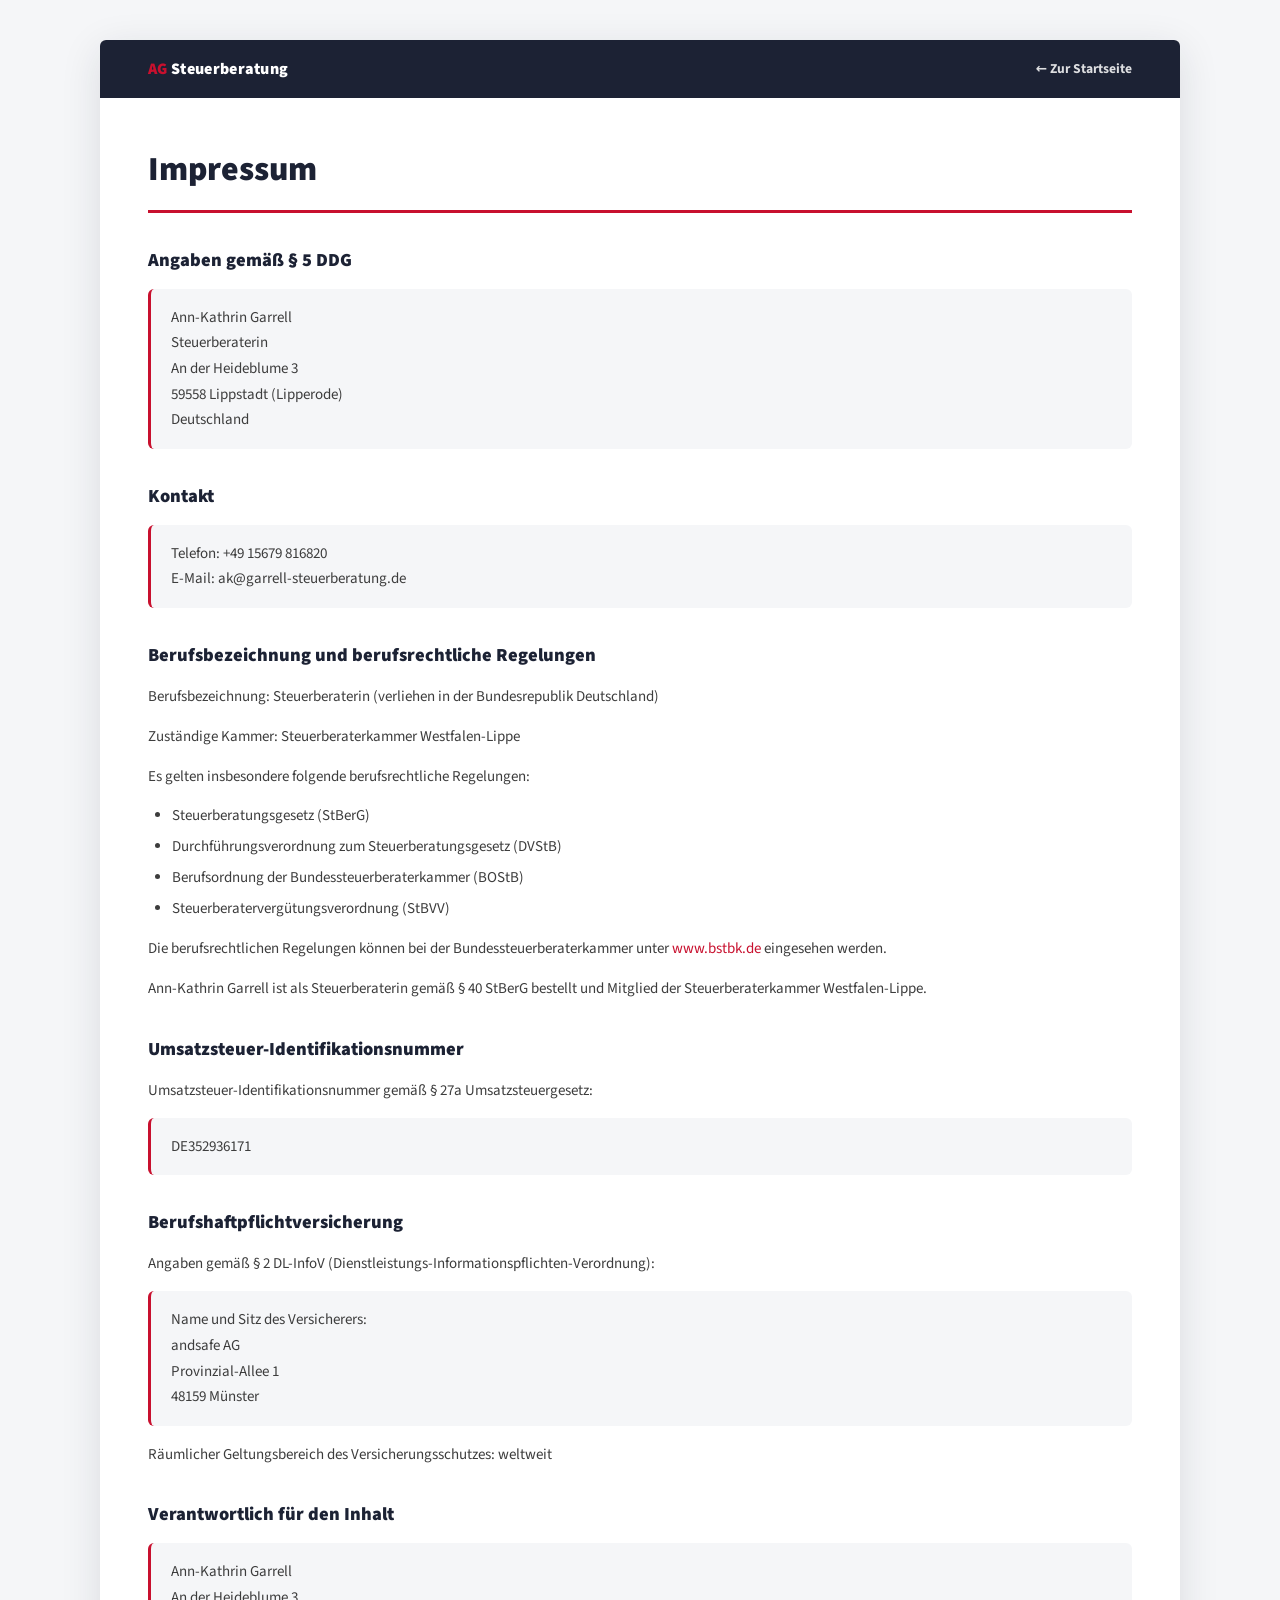
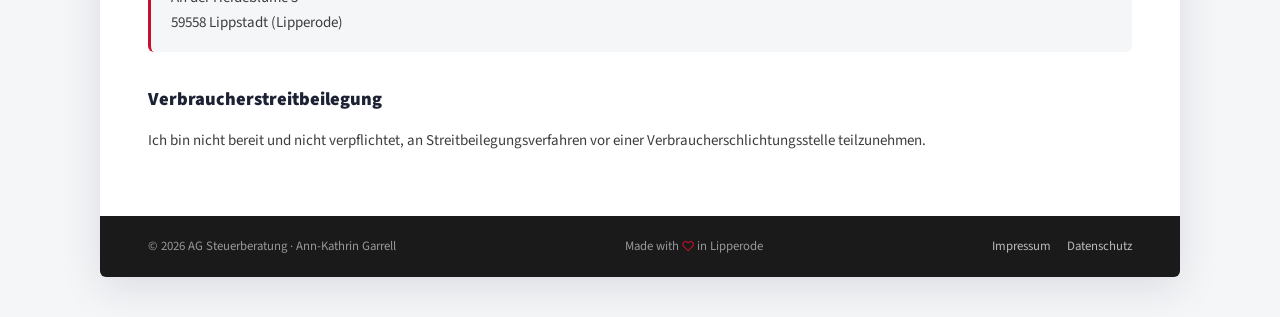
<file: impressum.html>
<!DOCTYPE html>
<html lang="de">
<head>
  <meta charset="UTF-8" />
  <meta name="viewport" content="width=device-width, initial-scale=1.0" />
  <meta name="robots" content="noindex" />
  <meta name="description" content="Impressum der Ann-Kathrin Garrell, Steuerberaterin in Lipperode." />
  <title>Impressum – AG Steuerberatung</title>
  <link rel="stylesheet" href="card.css" />
</head>
<body>

  <div class="card">

  <div class="legal-topbar">
    <div class="legal-topbar-inner">
      <span class="brand"><span>AG</span> Steuerberatung</span>
      <a href="index.html" class="back">&larr; Zur Startseite</a>
    </div>
  </div>

  <main class="legal-page">
    <h1>Impressum</h1>

    <h2>Angaben gemäß § 5 DDG</h2>
    <div class="address">
      <p>Ann-Kathrin Garrell<br />
      Steuerberaterin<br />
      An der Heideblume 3<br />
      59558 Lippstadt (Lipperode)<br />
      Deutschland</p>
    </div>

    <h2>Kontakt</h2>
    <div class="address">
      <p>Telefon: +49 15679 816820<br />
      E-Mail: ak@garrell-steuerberatung.de</p>
    </div>

    <h2>Berufsbezeichnung und berufsrechtliche Regelungen</h2>
    <p>Berufsbezeichnung: Steuerberaterin (verliehen in der Bundesrepublik Deutschland)</p>
    <p>Zuständige Kammer: Steuerberaterkammer Westfalen-Lippe</p>
    <p>Es gelten insbesondere folgende berufsrechtliche Regelungen:</p>
    <ul>
      <li>Steuerberatungsgesetz (StBerG)</li>
      <li>Durchführungsverordnung zum Steuerberatungsgesetz (DVStB)</li>
      <li>Berufsordnung der Bundessteuerberaterkammer (BOStB)</li>
      <li>Steuerberatervergütungsverordnung (StBVV)</li>
    </ul>
    <p>Die berufsrechtlichen Regelungen können bei der Bundessteuerberaterkammer unter <a href="https://www.bstbk.de" target="_blank" rel="noopener">www.bstbk.de</a> eingesehen werden.</p>
    <p>Ann-Kathrin Garrell ist als Steuerberaterin gemäß § 40 StBerG bestellt und Mitglied der Steuerberaterkammer Westfalen-Lippe.</p>

    <h2>Umsatzsteuer-Identifikationsnummer</h2>
    <p>Umsatzsteuer-Identifikationsnummer gemäß § 27a Umsatzsteuergesetz:</p>
    <div class="address">
      <p>DE352936171</p>
    </div>

    <h2>Berufshaftpflichtversicherung</h2>
    <p>Angaben gemäß § 2 DL-InfoV (Dienstleistungs-Informationspflichten-Verordnung):</p>
    <div class="address">
      <p>Name und Sitz des Versicherers:<br />
      andsafe AG<br />
      Provinzial-Allee 1<br />
      48159 Münster</p>
    </div>
    <p>Räumlicher Geltungsbereich des Versicherungsschutzes: weltweit</p>

    <h2>Verantwortlich für den Inhalt</h2>
    <div class="address">
      <p>Ann-Kathrin Garrell<br />
      An der Heideblume 3<br />
      59558 Lippstadt (Lipperode)</p>
    </div>

    <h2>Verbraucherstreitbeilegung</h2>
    <p>Ich bin nicht bereit und nicht verpflichtet, an Streitbeilegungsverfahren vor einer Verbraucherschlichtungsstelle teilzunehmen.</p>
  </main>

  <footer class="card-footer">
    <span>&copy; 2026 AG Steuerberatung · Ann-Kathrin Garrell</span>
    <span class="made">Made with <svg class="heart" aria-hidden="true" viewBox="0 0 24 24"><path d="M20.84 4.61a5.5 5.5 0 00-7.78 0L12 5.67l-1.06-1.06a5.5 5.5 0 00-7.78 7.78l1.06 1.06L12 21.23l7.78-7.78 1.06-1.06a5.5 5.5 0 000-7.78z"/></svg> in Lipperode</span>
    <span class="legal">
      <a href="impressum.html" class="link-btn">Impressum</a>
      <a href="datenschutz.html" class="link-btn">Datenschutz</a>
    </span>
  </footer>

  </div>

</body>
</html>
</file>
<file: card.css>
/* ================================================
   AG Steuerberatung – Visitenkarten-Website
   ================================================ */

/* --- Self-hosted webfont: Source Sans 3 (SIL OFL 1.1) ---------------
   Served locally from assets/fonts/ — no external requests (GDPR).
   License: assets/fonts/OFL.txt. Weights used by the design: 400/700/900.
   latin subset covers German (ä ö ü ß); latin-ext loads only if needed. */
@font-face {
  font-family: 'Source Sans 3';
  font-style: normal;
  font-weight: 400;
  font-display: swap;
  src: url('assets/fonts/source-sans-3-latin-400-normal.woff2') format('woff2');
  unicode-range: U+0000-00FF,U+0131,U+0152-0153,U+02BB-02BC,U+02C6,U+02DA,U+02DC,U+0304,U+0308,U+0329,U+2000-206F,U+20AC,U+2122,U+2191,U+2193,U+2212,U+2215,U+FEFF,U+FFFD;
}
@font-face {
  font-family: 'Source Sans 3';
  font-style: normal;
  font-weight: 400;
  font-display: swap;
  src: url('assets/fonts/source-sans-3-latin-ext-400-normal.woff2') format('woff2');
  unicode-range: U+0100-02BA,U+02BD-02C5,U+02C7-02CC,U+02CE-02D7,U+02DD-02FF,U+0304,U+0308,U+0329,U+1D00-1DBF,U+1E00-1E9F,U+1EF2-1EFF,U+2020,U+20A0-20AB,U+20AD-20C0,U+2113,U+2C60-2C7F,U+A720-A7FF;
}
@font-face {
  font-family: 'Source Sans 3';
  font-style: normal;
  font-weight: 700;
  font-display: swap;
  src: url('assets/fonts/source-sans-3-latin-700-normal.woff2') format('woff2');
  unicode-range: U+0000-00FF,U+0131,U+0152-0153,U+02BB-02BC,U+02C6,U+02DA,U+02DC,U+0304,U+0308,U+0329,U+2000-206F,U+20AC,U+2122,U+2191,U+2193,U+2212,U+2215,U+FEFF,U+FFFD;
}
@font-face {
  font-family: 'Source Sans 3';
  font-style: normal;
  font-weight: 700;
  font-display: swap;
  src: url('assets/fonts/source-sans-3-latin-ext-700-normal.woff2') format('woff2');
  unicode-range: U+0100-02BA,U+02BD-02C5,U+02C7-02CC,U+02CE-02D7,U+02DD-02FF,U+0304,U+0308,U+0329,U+1D00-1DBF,U+1E00-1E9F,U+1EF2-1EFF,U+2020,U+20A0-20AB,U+20AD-20C0,U+2113,U+2C60-2C7F,U+A720-A7FF;
}
@font-face {
  font-family: 'Source Sans 3';
  font-style: normal;
  font-weight: 900;
  font-display: swap;
  src: url('assets/fonts/source-sans-3-latin-900-normal.woff2') format('woff2');
  unicode-range: U+0000-00FF,U+0131,U+0152-0153,U+02BB-02BC,U+02C6,U+02DA,U+02DC,U+0304,U+0308,U+0329,U+2000-206F,U+20AC,U+2122,U+2191,U+2193,U+2212,U+2215,U+FEFF,U+FFFD;
}
@font-face {
  font-family: 'Source Sans 3';
  font-style: normal;
  font-weight: 900;
  font-display: swap;
  src: url('assets/fonts/source-sans-3-latin-ext-900-normal.woff2') format('woff2');
  unicode-range: U+0100-02BA,U+02BD-02C5,U+02C7-02CC,U+02CE-02D7,U+02DD-02FF,U+0304,U+0308,U+0329,U+1D00-1DBF,U+1E00-1E9F,U+1EF2-1EFF,U+2020,U+20A0-20AB,U+20AD-20C0,U+2113,U+2C60-2C7F,U+A720-A7FF;
}

:root {
  --clr-primary:      #C8102E;
  --clr-primary-dark: #A00E25;
  --clr-navy:         #1C2234;
  --clr-navy-light:   #2a3354;
  --clr-black:        #1A1A1A;
  --clr-text:         #3D3D3D;
  --clr-muted:        #6b6f76;
  --clr-light:        #F5F6F8;
  --clr-white:        #FFFFFF;
  --clr-border:       #E4E6EA;

  --ff-sans: 'Source Sans 3', system-ui, -apple-system, 'Segoe UI', Roboto, 'Helvetica Neue', Arial, sans-serif;
  --fw-bold: 700;
  --fw-black: 900;

  --container: 1080px;
  --radius: 6px;
  --transition: 0.25s ease;
  --shadow: 0 10px 40px rgba(28,34,52,0.12);
}

*, *::before, *::after { box-sizing: border-box; margin: 0; padding: 0; }

html { font-size: 16px; scroll-behavior: smooth; }

body {
  font-family: var(--ff-sans);
  line-height: 1.65;
  color: var(--clr-text);
  background: var(--clr-light);
}

img { display: block; max-width: 100%; height: auto; }

a { color: var(--clr-primary); text-decoration: none; transition: color var(--transition); }
a:hover { color: var(--clr-primary-dark); }

ul { list-style: none; }
button { font-family: inherit; cursor: pointer; border: none; background: none; }

:focus-visible { outline: 2px solid var(--clr-primary); outline-offset: 3px; }

.skip-link {
  position: absolute; top: -100%; left: 1rem; z-index: 999;
  background: var(--clr-primary); color: #fff; padding: 0.5rem 1rem;
  border-radius: 0 0 var(--radius) var(--radius); font-weight: var(--fw-bold);
}
.skip-link:focus { top: 0; }

/* ---- Card wrapper ---- */
.card {
  max-width: var(--container);
  margin: 2.5rem auto;
  background: var(--clr-white);
  border-radius: var(--radius);
  box-shadow: var(--shadow);
  overflow: hidden;
}

/* ---- Buttons ---- */
.btn {
  display: inline-flex;
  align-items: center;
  gap: 0.5rem;
  padding: 0.8rem 1.6rem;
  font-size: 0.85rem;
  font-weight: var(--fw-bold);
  text-transform: uppercase;
  letter-spacing: 0.08em;
  border-radius: var(--radius);
  border: 2px solid transparent;
  transition: background var(--transition), color var(--transition), border-color var(--transition);
}
.btn svg { width: 17px; height: 17px; stroke: currentColor; fill: none; stroke-width: 2; stroke-linecap: round; stroke-linejoin: round; }
.btn-primary { background: var(--clr-primary); color: #fff; border-color: var(--clr-primary); }
.btn-primary:hover { background: var(--clr-primary-dark); border-color: var(--clr-primary-dark); color: #fff; }
.btn-outline { background: transparent; color: var(--clr-navy); border-color: var(--clr-border); }
.btn-outline:hover { border-color: var(--clr-navy); color: var(--clr-navy); }

/* ---- Hero ---- */
.hero {
  display: grid;
  grid-template-columns: 42% 58%;
}

.hero-photo {
  position: relative;
  background: var(--clr-navy);
  min-height: 460px;
}
.hero-photo img {
  width: 100%;
  height: 100%;
  object-fit: cover;
  object-position: center 25%;
  filter: grayscale(100%);
}
.hero-photo::after {
  content: '';
  position: absolute;
  inset: 0;
  background: linear-gradient(to top, rgba(28,34,52,0.85) 0%, rgba(28,34,52,0) 45%);
}
.hero-photo-name {
  position: absolute;
  left: 0; right: 0; bottom: 0;
  z-index: 1;
  padding: 1.75rem;
  color: #fff;
}
.hero-photo-name .name {
  font-size: 1.4rem;
  font-weight: var(--fw-black);
  letter-spacing: 0.01em;
}
.hero-photo-name .role {
  font-size: 0.85rem;
  font-weight: var(--fw-bold);
  text-transform: uppercase;
  letter-spacing: 0.12em;
  color: #fff;
  opacity: 0.85;
  margin-top: 0.25rem;
}
.hero-photo-name .role::before {
  content: '';
  display: inline-block;
  width: 28px;
  height: 2px;
  background: var(--clr-primary);
  vertical-align: middle;
  margin-right: 0.5rem;
}

.hero-body {
  padding: 3rem 3rem 2.75rem;
  display: flex;
  flex-direction: column;
  justify-content: center;
}
.hero-eyebrow {
  font-size: 0.78rem;
  font-weight: var(--fw-bold);
  text-transform: uppercase;
  letter-spacing: 0.16em;
  color: var(--clr-primary);
  margin-bottom: 1rem;
}
.hero-body h1 {
  font-size: clamp(1.6rem, 3vw, 2.2rem);
  font-weight: var(--fw-black);
  color: var(--clr-navy);
  line-height: 1.2;
  margin-bottom: 1.1rem;
}
.hero-body p {
  color: var(--clr-text);
  margin-bottom: 1.75rem;
  max-width: 46ch;
}
.hero-actions {
  display: flex;
  flex-wrap: wrap;
  gap: 0.75rem;
}

/* ---- Sections ---- */
.section {
  padding: 2.75rem 3rem;
  border-top: 1px solid var(--clr-border);
}
.section-title {
  font-size: 0.82rem;
  font-weight: var(--fw-black);
  text-transform: uppercase;
  letter-spacing: 0.14em;
  color: var(--clr-navy);
  margin-bottom: 1.5rem;
  display: flex;
  align-items: center;
  gap: 0.75rem;
}
.section-title::before {
  content: '';
  width: 24px;
  height: 3px;
  background: var(--clr-primary);
  border-radius: 2px;
}

/* Leistungen */
.leistungen-list {
  display: grid;
  grid-template-columns: repeat(2, 1fr);
  gap: 0.7rem 2rem;
}
.leistungen-list li {
  display: flex;
  align-items: flex-start;
  gap: 0.65rem;
  font-size: 0.95rem;
  color: var(--clr-text);
}
.leistungen-list li svg {
  flex-shrink: 0;
  width: 19px; height: 19px;
  stroke: var(--clr-primary);
  fill: none; stroke-width: 2.2; stroke-linecap: round; stroke-linejoin: round;
  margin-top: 2px;
}
.leistungen-claim {
  margin-top: 1.75rem;
  padding-top: 1.5rem;
  border-top: 1px solid var(--clr-border);
  font-size: 1rem;
  color: var(--clr-navy);
  font-weight: var(--fw-bold);
  line-height: 1.5;
}

/* Schwerpunkte */
.schwerpunkte {
  background: var(--clr-light);
}
.schwerpunkte-grid {
  display: grid;
  grid-template-columns: repeat(4, 1fr);
  gap: 1rem;
}
.schwerpunkt {
  background: var(--clr-white);
  border: 1px solid var(--clr-border);
  border-radius: var(--radius);
  padding: 1.25rem 1rem;
  text-align: center;
  display: flex;
  flex-direction: column;
  align-items: center;
  gap: 0.65rem;
}
.schwerpunkt-icon {
  width: 42px; height: 42px;
  background: rgba(200,16,46,0.08);
  border-radius: 50%;
  display: flex; align-items: center; justify-content: center;
}
.schwerpunkt-icon svg {
  width: 21px; height: 21px;
  stroke: var(--clr-primary);
  fill: none; stroke-width: 2; stroke-linecap: round; stroke-linejoin: round;
}
.schwerpunkt span {
  font-size: 0.9rem;
  font-weight: var(--fw-bold);
  color: var(--clr-navy);
  line-height: 1.35;
}

/* Kontakt */
.kontakt {
  background: var(--clr-navy);
  color: rgba(255,255,255,0.85);
  border-top: none;
}
.kontakt .section-title { color: #fff; }
.kontakt-grid {
  display: grid;
  grid-template-columns: repeat(3, 1fr);
  gap: 1.5rem;
}
.kontakt-item {
  display: flex;
  align-items: flex-start;
  gap: 0.75rem;
}
.kontakt-item svg {
  flex-shrink: 0;
  width: 20px; height: 20px;
  stroke: var(--clr-primary);
  fill: none; stroke-width: 2; stroke-linecap: round; stroke-linejoin: round;
  margin-top: 2px;
}
.kontakt-item .label {
  font-size: 0.72rem;
  text-transform: uppercase;
  letter-spacing: 0.1em;
  color: rgba(255,255,255,0.5);
  margin-bottom: 0.15rem;
}
.kontakt-item .value { font-size: 0.95rem; color: #fff; line-height: 1.45; }
.kontakt-item a.value:hover { color: var(--clr-primary); }

/* Footer */
.card-footer {
  background: var(--clr-black);
  color: rgba(255,255,255,0.55);
  padding: 1.25rem 3rem;
  display: flex;
  align-items: center;
  justify-content: space-between;
  flex-wrap: wrap;
  gap: 0.75rem;
  font-size: 0.8rem;
}
.card-footer .made { color: rgba(255,255,255,0.55); text-align: center; }
.card-footer .made .heart {
  width: 0.95em; height: 0.95em;
  stroke: var(--clr-primary);
  fill: none; stroke-width: 2; stroke-linecap: round; stroke-linejoin: round;
  vertical-align: -0.15em;
}
.card-footer .legal { display: flex; gap: 1rem; }
.card-footer .link-btn {
  color: rgba(255,255,255,0.7);
  font: inherit;
  transition: color var(--transition);
}
.card-footer .link-btn:hover { color: #fff; }

/* ---- Legal page (Datenschutz) ---- */
.legal-topbar {
  background: var(--clr-navy);
  color: #fff;
}
.legal-topbar-inner {
  padding: 1rem 3rem;
  display: flex;
  align-items: center;
  justify-content: space-between;
  gap: 1rem;
}
.legal-topbar .brand {
  font-weight: var(--fw-black);
  letter-spacing: 0.02em;
  color: #fff;
}
.legal-topbar .brand span { color: var(--clr-primary); }
.legal-topbar .back {
  font-size: 0.85rem;
  font-weight: var(--fw-bold);
  color: rgba(255,255,255,0.85);
}
.legal-topbar .back:hover { color: #fff; }

.legal-page {
  padding: 2.75rem 3rem 3rem;
  background: #fff;
}
.legal-page h1 {
  font-size: clamp(1.6rem, 3vw, 2.1rem);
  font-weight: var(--fw-black);
  color: var(--clr-navy);
  margin-bottom: 1.5rem;
  padding-bottom: 0.75rem;
  border-bottom: 3px solid var(--clr-primary);
}
.legal-page h2 {
  font-size: 1.15rem;
  font-weight: var(--fw-black);
  color: var(--clr-navy);
  margin: 2rem 0 0.85rem;
}
.legal-page h3 {
  font-size: 1rem;
  font-weight: var(--fw-bold);
  color: var(--clr-navy);
  margin: 1.4rem 0 0.4rem;
}
.legal-page p {
  font-size: 0.94rem;
  line-height: 1.7;
  color: var(--clr-text);
  margin-bottom: 0.9rem;
}
.legal-page ul {
  list-style: disc;
  margin: 0 0 0.9rem 1.5rem;
}
.legal-page ul li {
  font-size: 0.94rem;
  line-height: 1.65;
  color: var(--clr-text);
  margin-bottom: 0.4rem;
}
.legal-page .def p { margin-bottom: 0.7rem; }
.legal-page .address {
  background: var(--clr-light);
  border-left: 3px solid var(--clr-primary);
  padding: 1rem 1.25rem;
  border-radius: var(--radius);
  margin-bottom: 1rem;
}
.legal-page .address p { margin: 0; }
.legal-page .attribution {
  margin-top: 2.5rem;
  padding-top: 1.25rem;
  border-top: 1px solid var(--clr-border);
  font-size: 0.82rem;
  color: var(--clr-muted);
}

/* ---- Modal ---- */
.modal { position: fixed; inset: 0; z-index: 2000; display: flex; align-items: center; justify-content: center; padding: 1rem; }
.modal[hidden] { display: none; }
.modal-backdrop { position: absolute; inset: 0; background: rgba(0,0,0,0.55); }
.modal-content {
  position: relative; background: #fff; border-radius: var(--radius);
  padding: 2.5rem; max-width: 640px; width: 100%; max-height: 85vh; overflow-y: auto;
  box-shadow: var(--shadow);
}
.modal-content h2 {
  font-size: 1.4rem; font-weight: var(--fw-black); color: var(--clr-navy);
  margin-bottom: 1.25rem; padding-bottom: 0.75rem; border-bottom: 2px solid var(--clr-primary);
}
.modal-content h3 { font-size: 0.95rem; color: var(--clr-navy); margin: 1.1rem 0 0.35rem; }
.modal-content p { font-size: 0.88rem; line-height: 1.7; margin-bottom: 0.6rem; }
.modal-close {
  position: absolute; top: 0.85rem; right: 1.1rem; font-size: 1.7rem; line-height: 1;
  color: var(--clr-text); transition: color var(--transition);
}
.modal-close:hover { color: var(--clr-primary); }

/* ---- Responsive ---- */
@media (max-width: 820px) {
  .hero { grid-template-columns: 1fr; }
  .hero-photo { min-height: 360px; }
  .hero-photo img { object-position: center 20%; }
  .hero-body { padding: 2.25rem 1.75rem; }
  .section { padding: 2.25rem 1.75rem; }
  .schwerpunkte-grid { grid-template-columns: repeat(2, 1fr); }
  .kontakt-grid { grid-template-columns: 1fr; gap: 1.25rem; }
  .card-footer { padding: 1.25rem 1.75rem; }
  .legal-topbar-inner { padding: 1rem 1.75rem; }
  .legal-page { padding: 2.25rem 1.75rem; }
}

@media (max-width: 560px) {
  .card { margin: 0; border-radius: 0; }
  .leistungen-list { grid-template-columns: 1fr; }
  .hero-actions .btn { flex: 1; justify-content: center; }
  .modal-content { padding: 2rem 1.5rem; }
}
</file>
